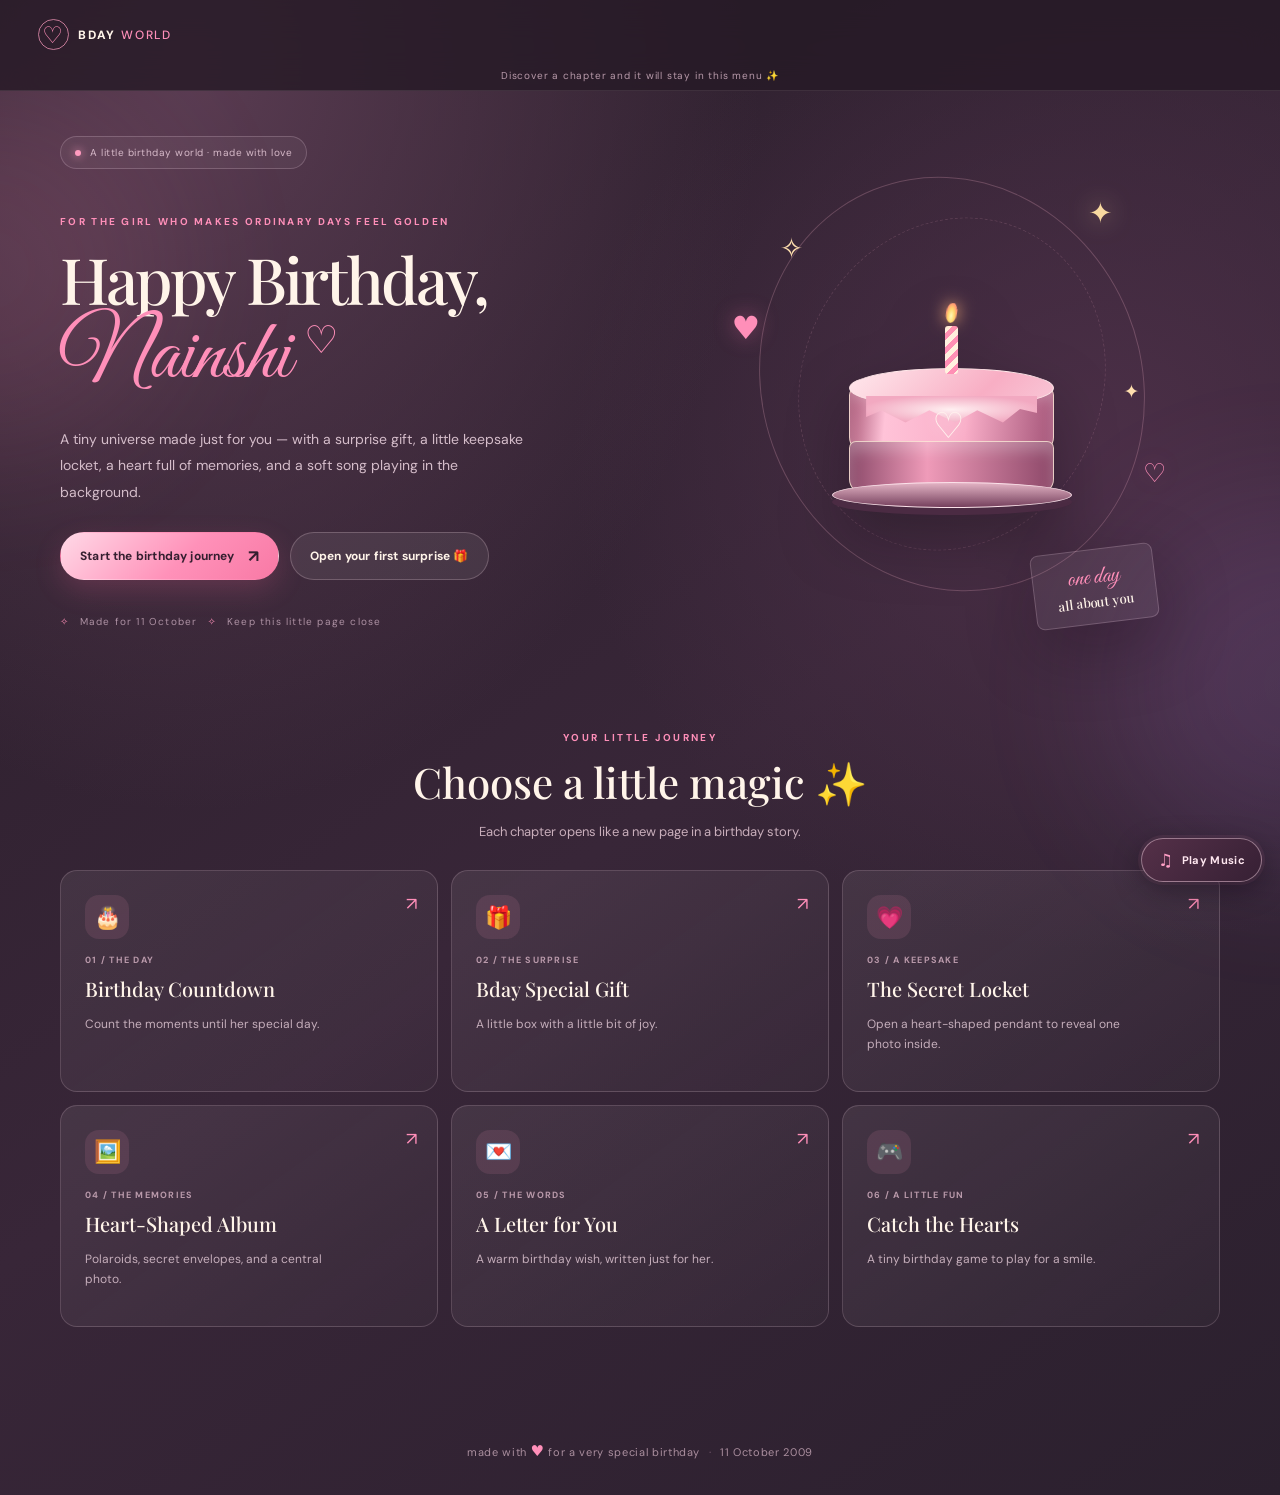
<file: index.html>
<!doctype html>
<html lang="en">
<head>
  <meta charset="utf-8">
  <meta name="viewport" content="width=device-width, initial-scale=1">
  <meta name="theme-color" content="#372633">
  <meta name="description" content="A little handmade birthday world full of memories, wishes and love.">
  <title>A Little Birthday World ♡</title>
  <link rel="stylesheet" href="style.css">
</head>
<body data-page="home" >
  <div class="ambient-glow glow-one" aria-hidden="true"></div><div class="ambient-glow glow-two" aria-hidden="true"></div>
  <div class="floating-hearts" id="floatingHearts" aria-hidden="true"></div>
  <div class="confetti-layer" id="confettiLayer" aria-hidden="true"></div>
  <header class="topbar">
  <nav class="nav-shell" aria-label="Birthday website navigation">
    <a class="brand" href="index.html" aria-label="Birthday home"><span class="brand-mark">♡</span><span>BDAY <i>WORLD</i></span></a>
    <div class="nav-links" id="navLinks">
      <a href="index.html" class="nav-link home-link">⌂ Home</a>
      <a href="countdown.html" class="nav-link" data-nav="countdown">🎂 Countdown</a>
      <a href="gift.html" class="nav-link" data-nav="gift">🎁 Gift</a>
      <a href="locket.html" class="nav-link" data-nav="locket">💗 Locket</a>
      <a href="letter.html" class="nav-link" data-nav="letter">💌 Letter</a>
      <a href="album.html" class="nav-link" data-nav="album">♡ Heart Album</a>
      <a href="game.html" class="nav-link" data-nav="game">🎮 Game</a>
    </div>
  </nav>
  <div class="nav-hint" id="navHint">Discover a chapter and it will stay in this menu ✨</div>
</header>
  <main class="page-wrap">
<section class="home-hero content-width">
  <div class="hero-badge"><span class="badge-dot"></span> A little birthday world · made with love</div>
  <div class="hero-copy">
    <p class="eyebrow">For the girl who makes ordinary days feel golden</p>
    <h1>Happy Birthday,<br><span class="script-title her-name">Her Name</span> <span class="outline-heart">♡</span></h1>
    <p class="hero-lede">A tiny universe made just for you — with a surprise gift, a little keepsake locket, a heart full of memories, and a soft song playing in the background.</p>
    <div class="hero-actions"><a class="button button-primary" id="startJourneyBtn" href="countdown.html?playMusic=1">Start the birthday journey <span>↗</span></a><a class="button button-glass" href="gift.html">Open your first surprise 🎁</a></div>
    <div class="hero-footnote"><span>✧</span> Made for 11 October <span>✧</span> Keep this little page close</div>
  </div>
  <div class="hero-art" aria-label="Decorative pink birthday cake and hearts">
    <div class="hero-orbit orbit-one"></div><div class="hero-orbit orbit-two"></div>
    <div class="hero-moon">✦</div>
    <div class="hero-cake"><div class="cake-candle"><i></i></div><div class="cake-top"></div><div class="cake-layer cake-layer-one"></div><div class="cake-layer cake-layer-two"></div><div class="cake-plate"></div><span class="cake-heart">♡</span></div>
    <span class="art-heart art-heart-a">♥</span><span class="art-heart art-heart-b">♡</span><span class="art-star art-star-a">✧</span><span class="art-star art-star-b">✦</span>
    <div class="hero-art-caption"><span>one day</span><b>all about you</b></div>
  </div>
</section>
<section class="home-chapters content-width">
  <div class="section-heading"><p class="eyebrow">YOUR LITTLE JOURNEY</p><h2>Choose a little magic ✨</h2><p>Each chapter opens like a new page in a birthday story.</p></div>
  <div class="chapter-grid">
    <a class="chapter-card" href="countdown.html"><span class="chapter-icon">🎂</span><span class="chapter-num">01 / THE DAY</span><h3>Birthday Countdown</h3><p>Count the moments until her special day.</p><span class="card-arrow">↗</span></a>
    <a class="chapter-card" href="gift.html"><span class="chapter-icon">🎁</span><span class="chapter-num">02 / THE SURPRISE</span><h3>Bday Special Gift</h3><p>A little box with a little bit of joy.</p><span class="card-arrow">↗</span></a>
    <a class="chapter-card" href="locket.html"><span class="chapter-icon">💗</span><span class="chapter-num">03 / A KEEPSAKE</span><h3>The Secret Locket</h3><p>Open a heart-shaped pendant to reveal one photo inside.</p><span class="card-arrow">↗</span></a>
    <a class="chapter-card" href="album.html"><span class="chapter-icon">🖼️</span><span class="chapter-num">04 / THE MEMORIES</span><h3>Heart-Shaped Album</h3><p>Polaroids, secret envelopes, and a central photo.</p><span class="card-arrow">↗</span></a>
    <a class="chapter-card" href="letter.html"><span class="chapter-icon">💌</span><span class="chapter-num">05 / THE WORDS</span><h3>A Letter for You</h3><p>A warm birthday wish, written just for her.</p><span class="card-arrow">↗</span></a>
    <a class="chapter-card" href="game.html"><span class="chapter-icon">🎮</span><span class="chapter-num">06 / A LITTLE FUN</span><h3>Catch the Hearts</h3><p>A tiny birthday game to play for a smile.</p><span class="card-arrow">↗</span></a>
  </div>
</section></main>
  <footer class="site-footer">made with <span>♥</span> for a very special birthday <i>·</i> 11 October 2009</footer>
  <script src="app.js"></script>
</body>
</html>
</file>
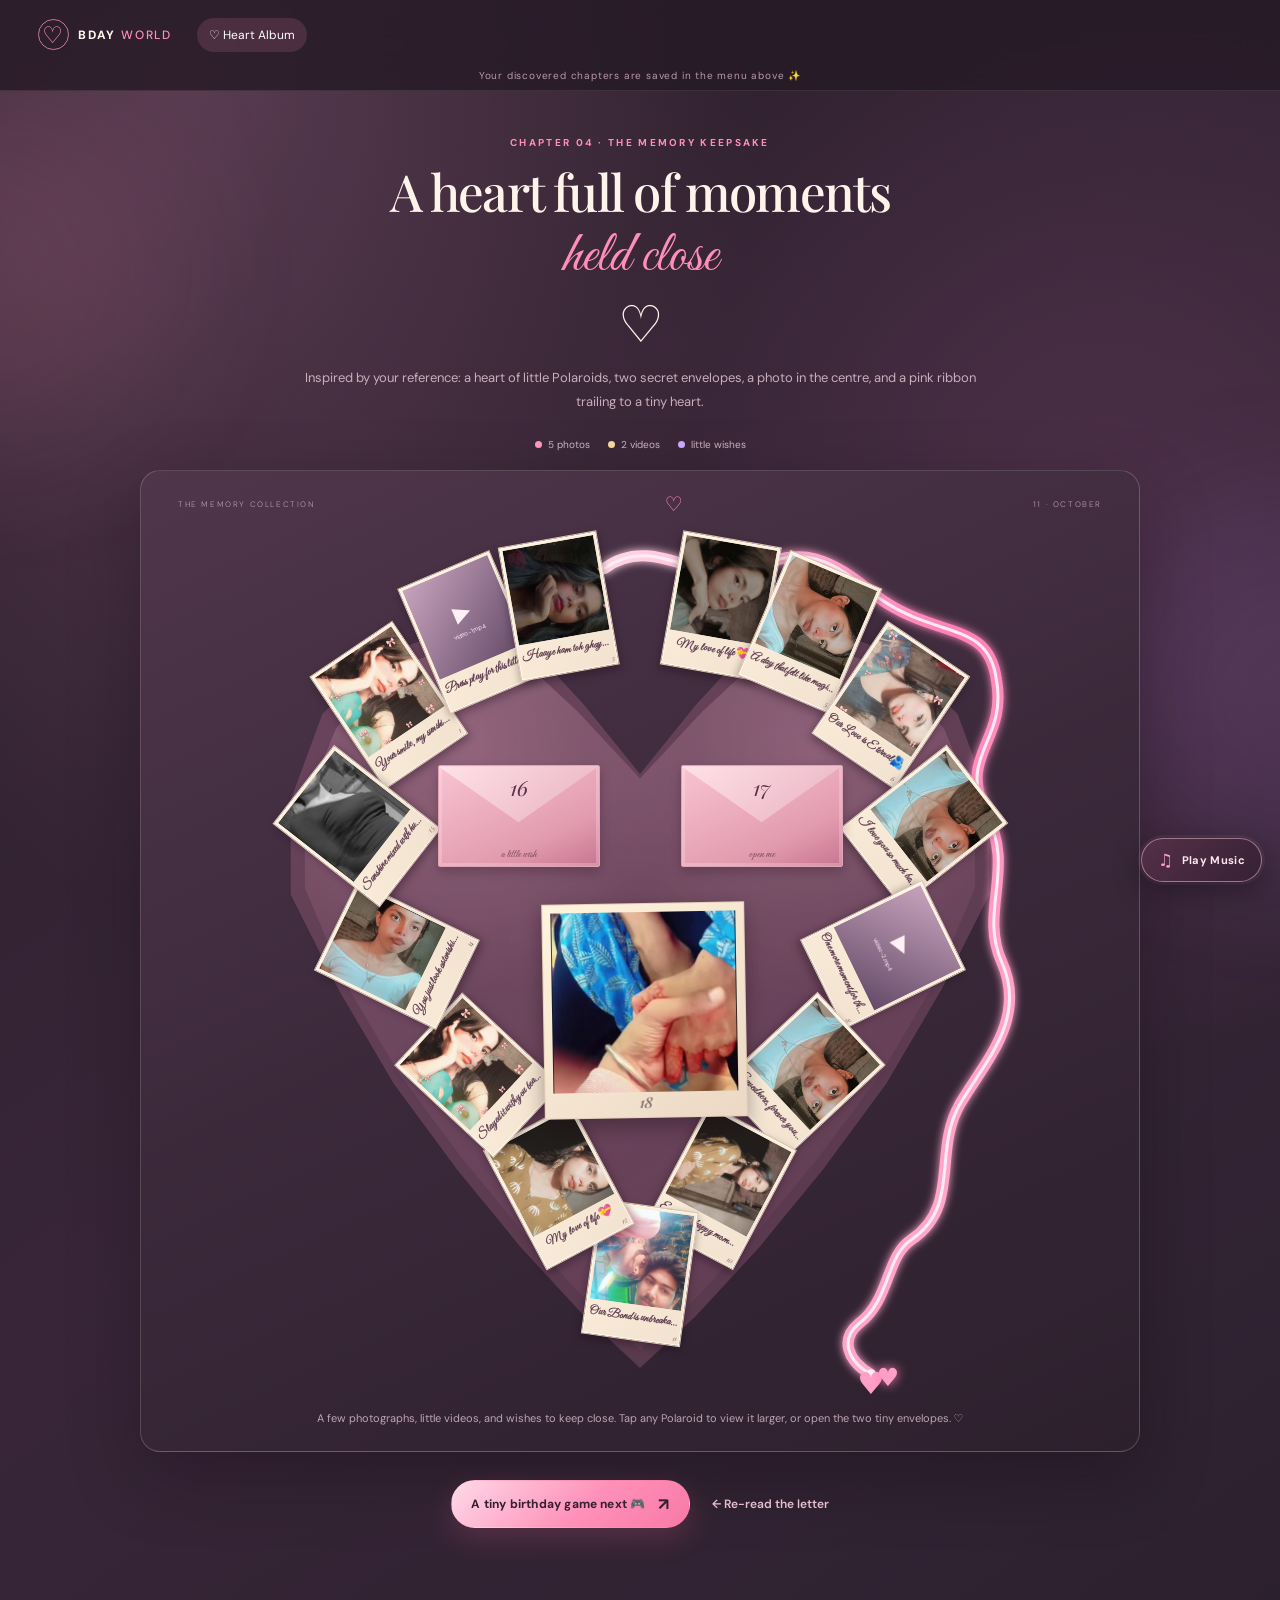
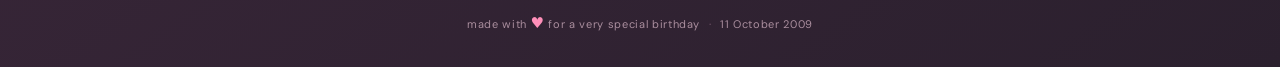
<file: album.html>
<!doctype html>
<html lang="en">
<head>
  <meta charset="utf-8">
  <meta name="viewport" content="width=device-width, initial-scale=1">
  <meta name="theme-color" content="#372633">
  <meta name="description" content="A little handmade birthday world full of memories, wishes and love.">
  <title>The Heart-Shaped Album ♡</title>
  <link rel="stylesheet" href="style.css">
</head>
<body data-page="album" >
  <div class="ambient-glow glow-one" aria-hidden="true"></div><div class="ambient-glow glow-two" aria-hidden="true"></div>
  <div class="floating-hearts" id="floatingHearts" aria-hidden="true"></div>
  <div class="confetti-layer" id="confettiLayer" aria-hidden="true"></div>
  <header class="topbar">
  <nav class="nav-shell" aria-label="Birthday website navigation">
    <a class="brand" href="index.html" aria-label="Birthday home"><span class="brand-mark">♡</span><span>BDAY <i>WORLD</i></span></a>
    <div class="nav-links" id="navLinks">
      <a href="index.html" class="nav-link home-link">⌂ Home</a>
      <a href="countdown.html" class="nav-link" data-nav="countdown">🎂 Countdown</a>
      <a href="gift.html" class="nav-link" data-nav="gift">🎁 Gift</a>
      <a href="locket.html" class="nav-link" data-nav="locket">💗 Locket</a>
      <a href="letter.html" class="nav-link" data-nav="letter">💌 Letter</a>
      <a href="album.html" class="nav-link" data-nav="album">♡ Heart Album</a>
      <a href="game.html" class="nav-link" data-nav="game">🎮 Game</a>
    </div>
  </nav>
  <div class="nav-hint" id="navHint">Discover a chapter and it will stay in this menu ✨</div>
</header>
  <main class="page-wrap">
<section class="content-width inner-page album-page">
  <div class="page-heading"><p class="eyebrow">CHAPTER 04 · THE MEMORY KEEPSAKE</p><h1>A heart full of moments <span class="script-title">held close</span> ♡</h1><p>Inspired by your reference: a heart of little Polaroids, two secret envelopes, a photo in the centre, and a pink ribbon trailing to a tiny heart.</p></div>
  <div class="album-legend"><span><i class="legend-dot photo-dot"></i> 5 photos</span><span><i class="legend-dot video-dot"></i> 2 videos</span><span><i class="legend-dot note-dot"></i> little wishes</span></div>
  <section class="heart-album-panel">
    <div class="album-top-label"><span>THE MEMORY COLLECTION</span><b>♡</b><span>11 · OCTOBER</span></div>
    <div class="heart-canvas" id="heartCanvas" aria-label="Heart shaped photo album with fifteen polaroid-style frames">
      <svg class="silk-ribbon" viewBox="0 0 800 850" preserveAspectRatio="none" aria-hidden="true"><defs><linearGradient id="silkPink" x1="0" y1="0" x2="1" y2="1"><stop offset="0" stop-color="#ffd7e6"/><stop offset=".48" stop-color="#ff7fb6"/><stop offset="1" stop-color="#ffbfd7"/></linearGradient><filter id="ribbonGlow"><feGaussianBlur stdDeviation="4" result="blur"/><feMerge><feMergeNode in="blur"/><feMergeNode in="SourceGraphic"/></feMerge></filter></defs><path d="M365 35 C415 -2 465 57 510 36 C560 11 588 25 633 62 C692 106 744 85 752 145 C763 206 713 219 742 277 C771 332 735 373 757 423 C783 480 740 523 716 564 C689 611 717 665 668 698 C643 714 647 758 616 781 C598 796 604 817 628 831" fill="none" stroke="url(#silkPink)" stroke-width="11" stroke-linecap="round" filter="url(#ribbonGlow)"/><path d="M365 35 C415 -2 465 57 510 36 C560 11 588 25 633 62 C692 106 744 85 752 145 C763 206 713 219 742 277 C771 332 735 373 757 423 C783 480 740 523 716 564 C689 611 717 665 668 698 C643 714 647 758 616 781 C598 796 604 817 628 831" fill="none" stroke="#fff0f6" stroke-width="3" stroke-linecap="round" opacity=".95"/><circle cx="628" cy="831" r="5" fill="#fff2f7"/><text x="628" y="850" text-anchor="middle" font-size="30" fill="#ff9fc6">♥</text></svg>
      <div class="polaroid-ring" id="polaroidRing"></div>
      <div class="secret-envelope envelope-sixteen" data-envelope="16" role="button" tabindex="0" aria-label="Open secret envelope number 16"><span class="envelope-num">16</span><span class="envelope-flap"></span><span class="envelope-label">a little wish</span><span class="envelope-paper">May the year ahead surprise you in the sweetest ways. ♡</span></div>
      <div class="secret-envelope envelope-seventeen" data-envelope="17" role="button" tabindex="0" aria-label="Open secret envelope number 17"><span class="envelope-num">17</span><span class="envelope-flap"></span><span class="envelope-label">open me</span><span class="envelope-paper">Never forget how much light you bring into the world. ✧</span></div>
      <button class="album-hero-photo" id="heroPhotoButton" type="button" aria-label="View the central album photo"><span class="hero-photo-window"><img src="assets/heart/heart-181.png" alt="Central photo in the heart-shaped album" class="media-image" data-placeholder="heroPhotoPlaceholder"><span class="image-placeholder compact-placeholder" id="heroPhotoPlaceholder"><b>♡</b><small>add hero-photo.jpg</small></span></span><span class="hero-photo-number">18</span></button>
      <div class="ribbon-heart" aria-hidden="true">♥</div>
    </div>
    <p class="album-caption">A few photographs, little videos, and wishes to keep close. Tap any Polaroid to view it larger, or open the two tiny envelopes. ♡</p>
  </section>
  <div class="page-actions"><a class="button button-primary" href="game.html">A tiny birthday game next 🎮 <span>↗</span></a><a class="text-link" href="letter.html">← Re-read the letter</a></div>
</section>
<div class="media-modal" id="mediaModal" aria-hidden="true"><div class="media-modal-backdrop" data-close-modal></div><div class="media-modal-card" role="dialog" aria-modal="true" aria-labelledby="modalCaption"><button class="modal-close" type="button" data-close-modal aria-label="Close">×</button><div id="modalContent" class="modal-content"></div><p id="modalCaption" class="modal-caption"></p></div></div></main>
  <footer class="site-footer">made with <span>♥</span> for a very special birthday <i>·</i> 11 October 2009</footer>
  <script src="app.js"></script>
</body>
</html>
</file>
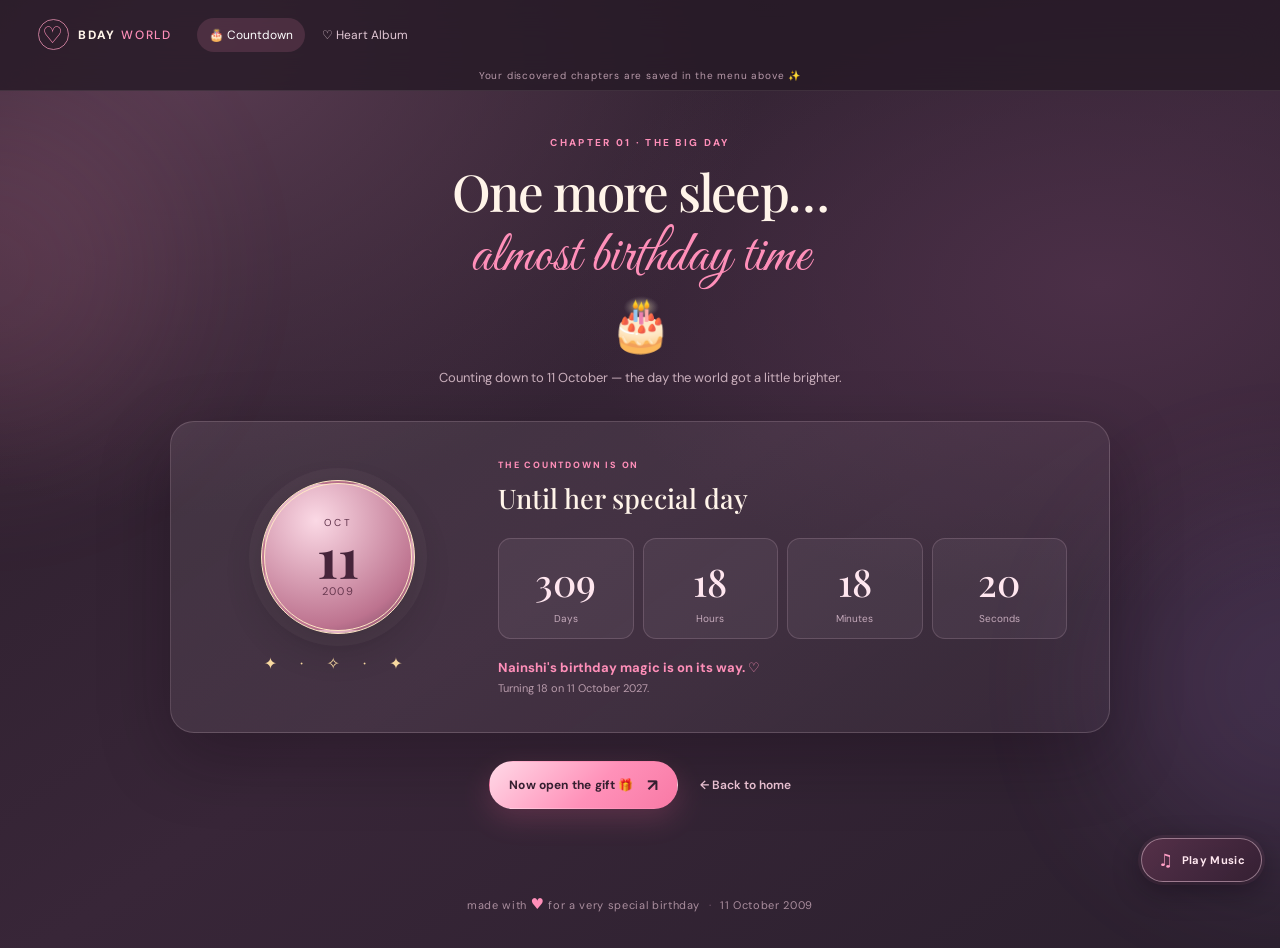
<file: countdown.html>
<!doctype html>
<html lang="en">
<head>
  <meta charset="utf-8">
  <meta name="viewport" content="width=device-width, initial-scale=1">
  <meta name="theme-color" content="#372633">
  <meta name="description" content="A little handmade birthday world full of memories, wishes and love.">
  <title>Birthday Countdown ♡</title>
  <link rel="stylesheet" href="style.css">
</head>
<body data-page="countdown" >
  <div class="ambient-glow glow-one" aria-hidden="true"></div><div class="ambient-glow glow-two" aria-hidden="true"></div>
  <div class="floating-hearts" id="floatingHearts" aria-hidden="true"></div>
  <div class="confetti-layer" id="confettiLayer" aria-hidden="true"></div>
  <header class="topbar">
  <nav class="nav-shell" aria-label="Birthday website navigation">
    <a class="brand" href="index.html" aria-label="Birthday home"><span class="brand-mark">♡</span><span>BDAY <i>WORLD</i></span></a>
    <div class="nav-links" id="navLinks">
      <a href="index.html" class="nav-link home-link">⌂ Home</a>
      <a href="countdown.html" class="nav-link" data-nav="countdown">🎂 Countdown</a>
      <a href="gift.html" class="nav-link" data-nav="gift">🎁 Gift</a>
      <a href="locket.html" class="nav-link" data-nav="locket">💗 Locket</a>
      <a href="letter.html" class="nav-link" data-nav="letter">💌 Letter</a>
      <a href="album.html" class="nav-link" data-nav="album">♡ Heart Album</a>
      <a href="game.html" class="nav-link" data-nav="game">🎮 Game</a>
    </div>
  </nav>
  <div class="nav-hint" id="navHint">Discover a chapter and it will stay in this menu ✨</div>
</header>
  <main class="page-wrap">
<section class="content-width inner-page">
  <div class="page-heading"><p class="eyebrow">CHAPTER 01 · THE BIG DAY</p><h1>One more sleep… <span class="script-title">almost birthday time</span> 🎂</h1><p>Counting down to 11 October — the day the world got a little brighter.</p></div>
  <section class="glass-panel countdown-panel">
    <div class="countdown-decoration"><div class="date-orb"><span>OCT</span><b>11</b><small>2009</small></div><div class="sparkle-line">✦ · ✧ · ✦</div></div>
    <div class="countdown-main"><span class="mini-label">THE COUNTDOWN IS ON</span><h2>Until her special day</h2><div class="timer-grid"><div class="timer-unit"><b id="days">00</b><span>Days</span></div><div class="timer-unit"><b id="hours">00</b><span>Hours</span></div><div class="timer-unit"><b id="minutes">00</b><span>Minutes</span></div><div class="timer-unit"><b id="seconds">00</b><span>Seconds</span></div></div><p id="birthdayMessage" class="countdown-message">A little birthday magic is on its way.</p><p class="age-note" id="ageLine">A new chapter begins on 11 October.</p></div>
  </section>
  <div class="page-actions"><a class="button button-primary" href="gift.html">Now open the gift 🎁 <span>↗</span></a><a class="text-link" href="index.html">← Back to home</a></div>
</section></main>
  <footer class="site-footer">made with <span>♥</span> for a very special birthday <i>·</i> 11 October 2009</footer>
  <script src="app.js"></script>
</body>
</html>
</file>
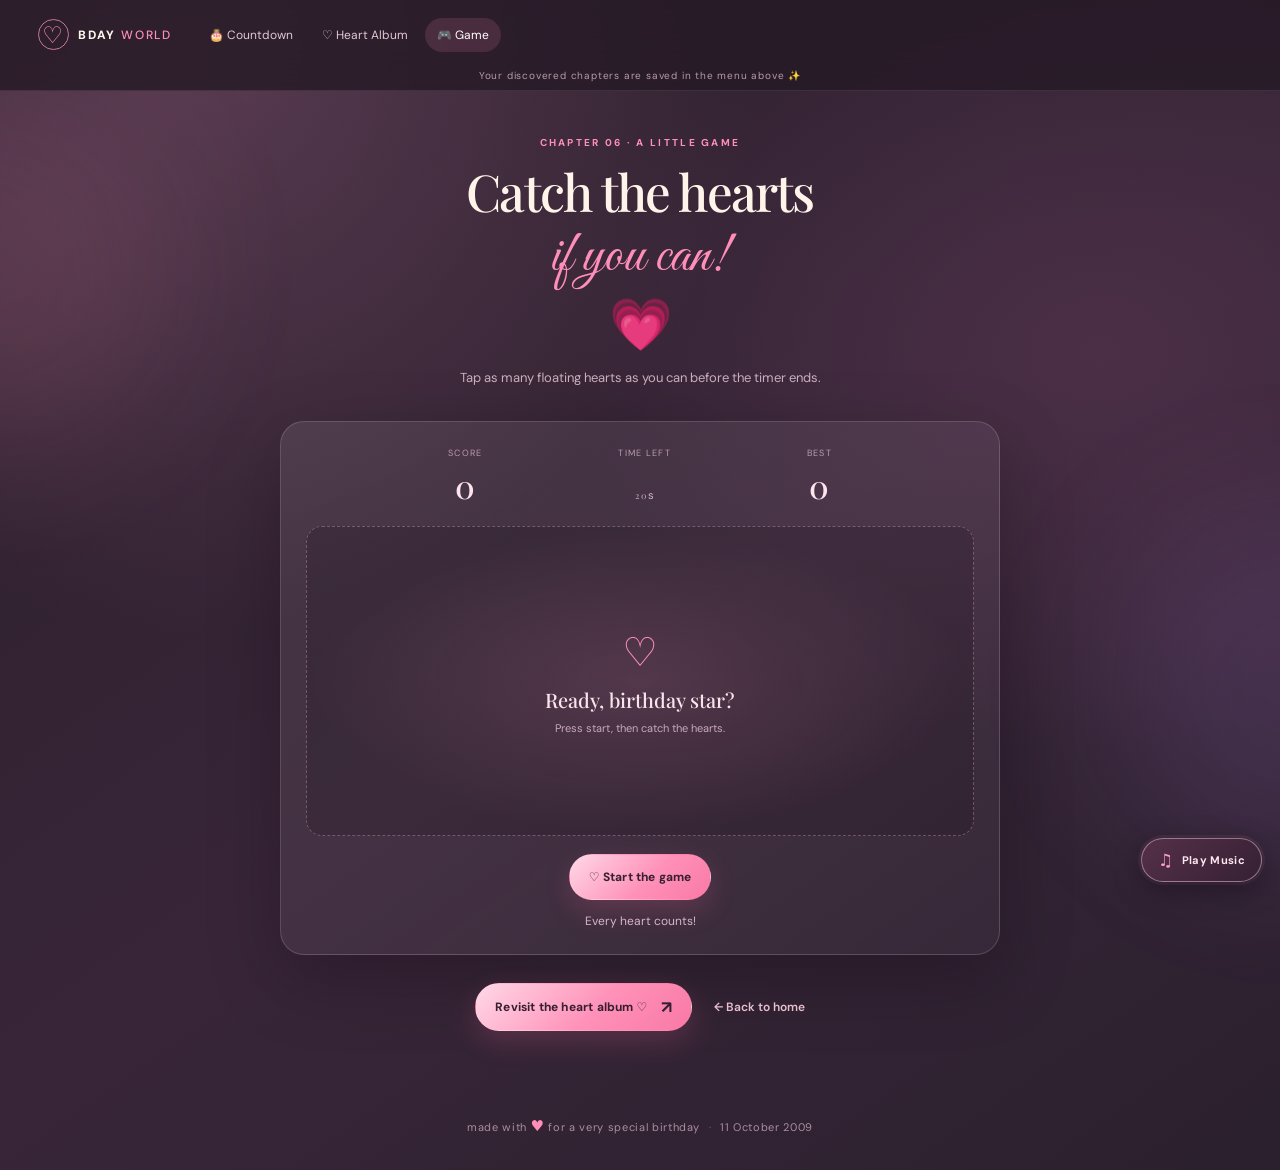
<file: game.html>
<!doctype html>
<html lang="en">
<head>
  <meta charset="utf-8">
  <meta name="viewport" content="width=device-width, initial-scale=1">
  <meta name="theme-color" content="#372633">
  <meta name="description" content="A little handmade birthday world full of memories, wishes and love.">
  <title>Catch the Floating Hearts ♡</title>
  <link rel="stylesheet" href="style.css">
</head>
<body data-page="game" >
  <div class="ambient-glow glow-one" aria-hidden="true"></div><div class="ambient-glow glow-two" aria-hidden="true"></div>
  <div class="floating-hearts" id="floatingHearts" aria-hidden="true"></div>
  <div class="confetti-layer" id="confettiLayer" aria-hidden="true"></div>
  <header class="topbar">
  <nav class="nav-shell" aria-label="Birthday website navigation">
    <a class="brand" href="index.html" aria-label="Birthday home"><span class="brand-mark">♡</span><span>BDAY <i>WORLD</i></span></a>
    <div class="nav-links" id="navLinks">
      <a href="index.html" class="nav-link home-link">⌂ Home</a>
      <a href="countdown.html" class="nav-link" data-nav="countdown">🎂 Countdown</a>
      <a href="gift.html" class="nav-link" data-nav="gift">🎁 Gift</a>
      <a href="locket.html" class="nav-link" data-nav="locket">💗 Locket</a>
      <a href="letter.html" class="nav-link" data-nav="letter">💌 Letter</a>
      <a href="album.html" class="nav-link" data-nav="album">♡ Heart Album</a>
      <a href="game.html" class="nav-link" data-nav="game">🎮 Game</a>
    </div>
  </nav>
  <div class="nav-hint" id="navHint">Discover a chapter and it will stay in this menu ✨</div>
</header>
  <main class="page-wrap">
<section class="content-width inner-page">
  <div class="page-heading"><p class="eyebrow">CHAPTER 06 · A LITTLE GAME</p><h1>Catch the hearts <span class="script-title">if you can!</span> 💗</h1><p>Tap as many floating hearts as you can before the timer ends.</p></div>
  <section class="glass-panel game-panel"><div class="game-stats"><div><span>SCORE</span><b id="score">0</b></div><div><span>TIME LEFT</span><b><span id="gameTime">20</span><small>s</small></b></div><div><span>BEST</span><b id="bestScore">0</b></div></div><div class="game-board" id="gameBoard"><div class="game-board-intro"><span>♡</span><b>Ready, birthday star?</b><small>Press start, then catch the hearts.</small></div></div><button class="button button-primary" id="startGame" type="button">♡ Start the game</button><p class="game-result" id="gameResult" aria-live="polite">Every heart counts!</p></section>
  <div class="page-actions"><a class="button button-primary" href="album.html">Revisit the heart album ♡ <span>↗</span></a><a class="text-link" href="index.html">← Back to home</a></div>
</section></main>
  <footer class="site-footer">made with <span>♥</span> for a very special birthday <i>·</i> 11 October 2009</footer>
  <script src="app.js"></script>
</body>
</html>
</file>
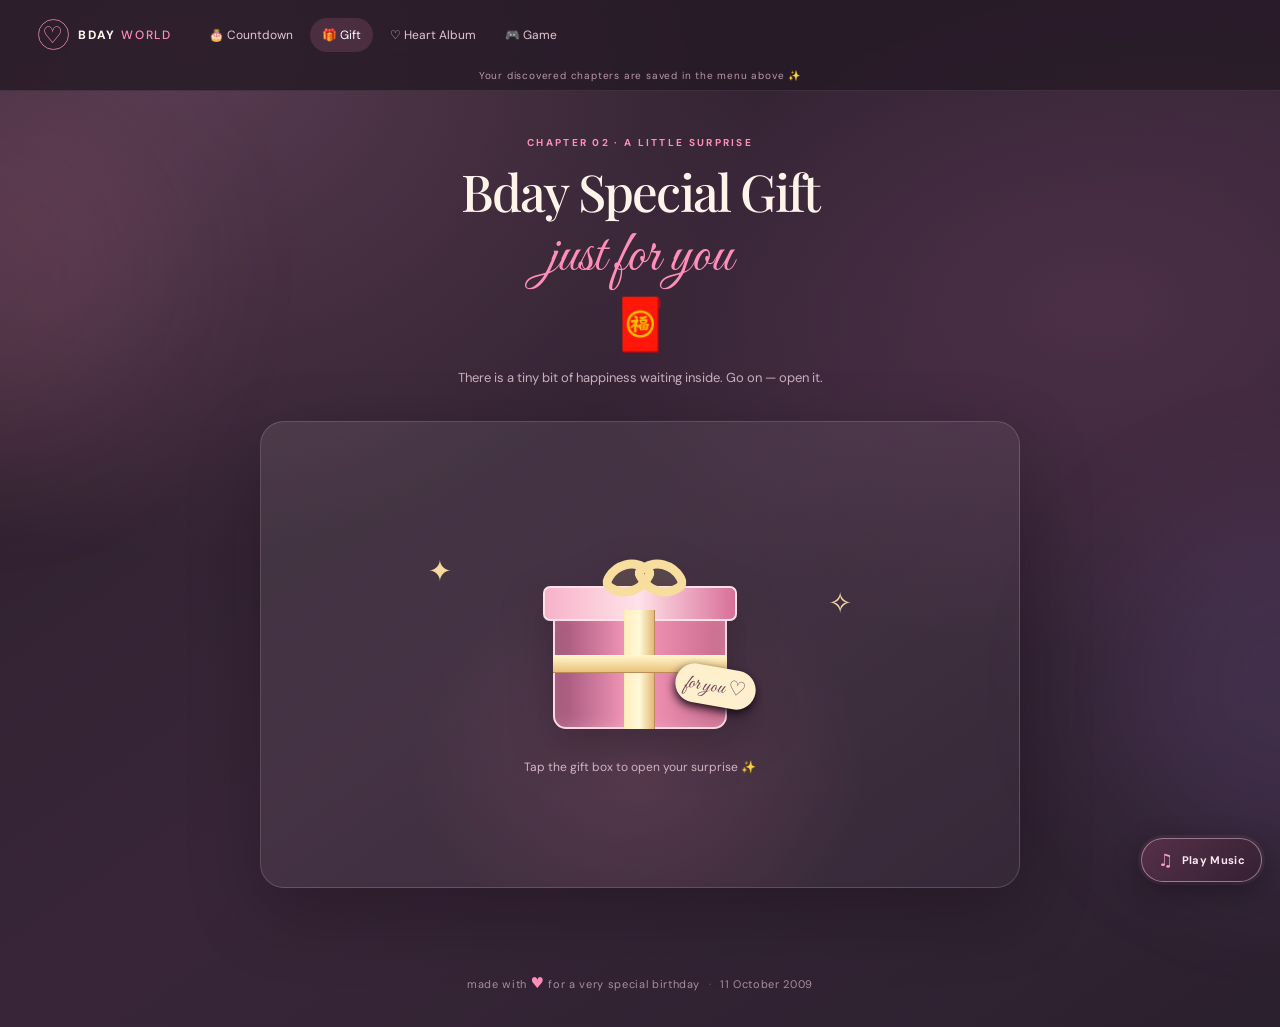
<file: gift.html>
<!doctype html>
<html lang="en">
<head>
  <meta charset="utf-8">
  <meta name="viewport" content="width=device-width, initial-scale=1">
  <meta name="theme-color" content="#372633">
  <meta name="description" content="A little handmade birthday world full of memories, wishes and love.">
  <title>Bday Special Gift ♡</title>
  <link rel="stylesheet" href="style.css">
</head>
<body data-page="gift" >
  <div class="ambient-glow glow-one" aria-hidden="true"></div><div class="ambient-glow glow-two" aria-hidden="true"></div>
  <div class="floating-hearts" id="floatingHearts" aria-hidden="true"></div>
  <div class="confetti-layer" id="confettiLayer" aria-hidden="true"></div>
  <header class="topbar">
  <nav class="nav-shell" aria-label="Birthday website navigation">
    <a class="brand" href="index.html" aria-label="Birthday home"><span class="brand-mark">♡</span><span>BDAY <i>WORLD</i></span></a>
    <div class="nav-links" id="navLinks">
      <a href="index.html" class="nav-link home-link">⌂ Home</a>
      <a href="countdown.html" class="nav-link" data-nav="countdown">🎂 Countdown</a>
      <a href="gift.html" class="nav-link" data-nav="gift">🎁 Gift</a>
      <a href="locket.html" class="nav-link" data-nav="locket">💗 Locket</a>
      <a href="letter.html" class="nav-link" data-nav="letter">💌 Letter</a>
      <a href="album.html" class="nav-link" data-nav="album">♡ Heart Album</a>
      <a href="game.html" class="nav-link" data-nav="game">🎮 Game</a>
    </div>
  </nav>
  <div class="nav-hint" id="navHint">Discover a chapter and it will stay in this menu ✨</div>
</header>
  <main class="page-wrap">
<section class="content-width inner-page">
  <div class="page-heading"><p class="eyebrow">CHAPTER 02 · A LITTLE SURPRISE</p><h1>Bday Special Gift <span class="script-title">just for you</span> 🧧</h1><p>There is a tiny bit of happiness waiting inside. Go on — open it.</p></div>
  <section class="glass-panel gift-panel"><div class="gift-stage" id="giftStage">
    <div class="gift-spark gift-spark-one">✦</div><div class="gift-spark gift-spark-two">✧</div>
    <button class="gift-box" id="giftBox" aria-label="Open birthday present" type="button"><span class="gift-bow bow-left"></span><span class="gift-bow bow-right"></span><span class="gift-lid"></span><span class="gift-base"></span><span class="gift-ribbon-v"></span><span class="gift-ribbon-h"></span><span class="gift-tag">for you ♡</span></button>
    <p class="gift-prompt" id="giftPrompt">Tap the gift box to open your surprise ✨</p>
    <div class="gift-reveal" id="giftReveal" aria-live="polite"><div class="reveal-emoji">🧸💐🎂</div><h2>A little bundle of birthday wishes!</h2><p>May your day be full of sweet surprises, silly laughter, warm hugs, and every little thing that makes you smile.</p><a class="button button-primary" href="locket.html">A keepsake is waiting 💗 <span>↗</span></a></div>
  </div></section>
</section></main>
  <footer class="site-footer">made with <span>♥</span> for a very special birthday <i>·</i> 11 October 2009</footer>
  <script src="app.js"></script>
</body>
</html>
</file>
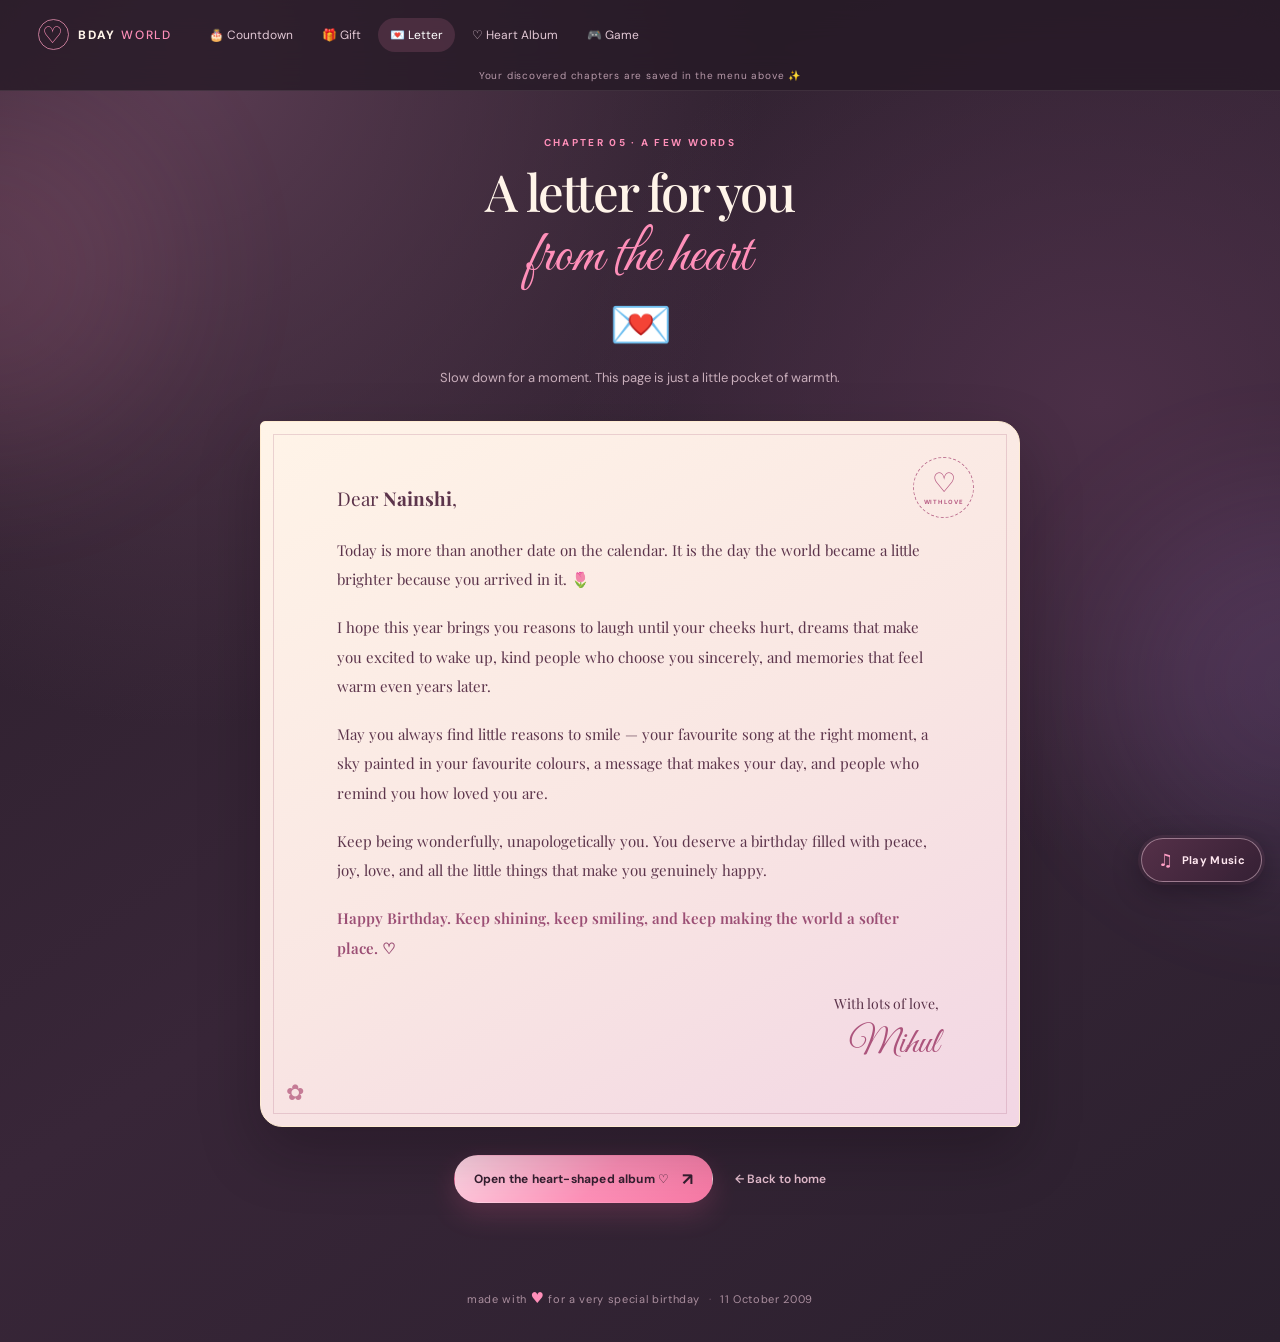
<file: letter.html>
<!doctype html>
<html lang="en">
<head>
  <meta charset="utf-8">
  <meta name="viewport" content="width=device-width, initial-scale=1">
  <meta name="theme-color" content="#372633">
  <meta name="description" content="A little handmade birthday world full of memories, wishes and love.">
  <title>A Birthday Letter ♡</title>
  <link rel="stylesheet" href="style.css">
</head>
<body data-page="letter" >
  <div class="ambient-glow glow-one" aria-hidden="true"></div><div class="ambient-glow glow-two" aria-hidden="true"></div>
  <div class="floating-hearts" id="floatingHearts" aria-hidden="true"></div>
  <div class="confetti-layer" id="confettiLayer" aria-hidden="true"></div>
  <header class="topbar">
  <nav class="nav-shell" aria-label="Birthday website navigation">
    <a class="brand" href="index.html" aria-label="Birthday home"><span class="brand-mark">♡</span><span>BDAY <i>WORLD</i></span></a>
    <div class="nav-links" id="navLinks">
      <a href="index.html" class="nav-link home-link">⌂ Home</a>
      <a href="countdown.html" class="nav-link" data-nav="countdown">🎂 Countdown</a>
      <a href="gift.html" class="nav-link" data-nav="gift">🎁 Gift</a>
      <a href="locket.html" class="nav-link" data-nav="locket">💗 Locket</a>
      <a href="letter.html" class="nav-link" data-nav="letter">💌 Letter</a>
      <a href="album.html" class="nav-link" data-nav="album">♡ Heart Album</a>
      <a href="game.html" class="nav-link" data-nav="game">🎮 Game</a>
    </div>
  </nav>
  <div class="nav-hint" id="navHint">Discover a chapter and it will stay in this menu ✨</div>
</header>
  <main class="page-wrap">
<section class="content-width inner-page">
  <div class="page-heading"><p class="eyebrow">CHAPTER 05 · A FEW WORDS</p><h1>A letter for you <span class="script-title">from the heart</span> 💌</h1><p>Slow down for a moment. This page is just a little pocket of warmth.</p></div>
  <article class="letter-paper"><div class="letter-stamp">♡<small>WITH LOVE</small></div><p class="letter-to">Dear <b class="her-name">Her Name</b>,</p><p>Today is more than another date on the calendar. It is the day the world became a little brighter because you arrived in it. 🌷</p><p>I hope this year brings you reasons to laugh until your cheeks hurt, dreams that make you excited to wake up, kind people who choose you sincerely, and memories that feel warm even years later.</p><p>May you always find little reasons to smile — your favourite song at the right moment, a sky painted in your favourite colours, a message that makes your day, and people who remind you how loved you are.</p><p>Keep being wonderfully, unapologetically you. You deserve a birthday filled with peace, joy, love, and all the little things that make you genuinely happy.</p><p class="letter-final">Happy Birthday. Keep shining, keep smiling, and keep making the world a softer place. ♡</p><div class="letter-signature">With lots of love,<br><span class="script-title your-name">Your Name</span></div><div class="letter-bottom-flower">✿</div></article>
  <div class="page-actions"><a class="button button-primary" href="album.html">Open the heart-shaped album ♡ <span>↗</span></a><a class="text-link" href="index.html">← Back to home</a></div>
</section></main>
  <footer class="site-footer">made with <span>♥</span> for a very special birthday <i>·</i> 11 October 2009</footer>
  <script src="app.js"></script>
</body>
</html>
</file>
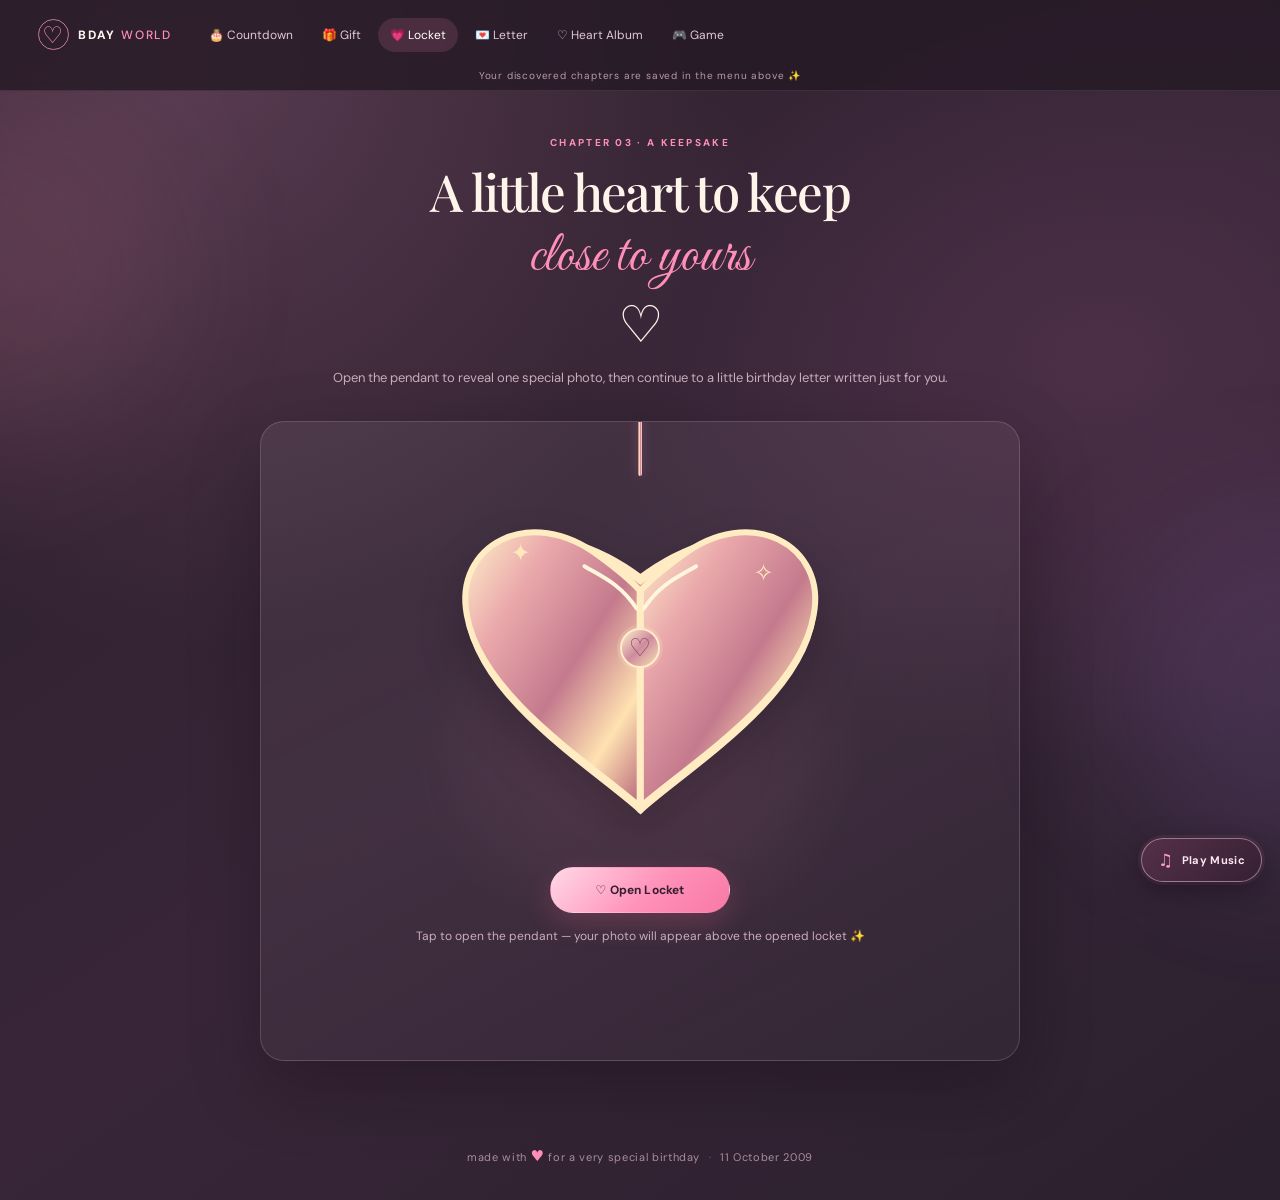
<file: locket.html>
<!doctype html>
<html lang="en">
<head>
  <meta charset="utf-8">
  <meta name="viewport" content="width=device-width, initial-scale=1">
  <meta name="theme-color" content="#372633">
  <meta name="description" content="A little handmade birthday world full of memories, wishes and love.">
  <title>The Secret Locket ♡</title>
  <link rel="stylesheet" href="style.css">
</head>
<body data-page="locket" >
  <div class="ambient-glow glow-one" aria-hidden="true"></div><div class="ambient-glow glow-two" aria-hidden="true"></div>
  <div class="floating-hearts" id="floatingHearts" aria-hidden="true"></div>
  <div class="confetti-layer" id="confettiLayer" aria-hidden="true"></div>
  <header class="topbar">
  <nav class="nav-shell" aria-label="Birthday website navigation">
    <a class="brand" href="index.html" aria-label="Birthday home"><span class="brand-mark">♡</span><span>BDAY <i>WORLD</i></span></a>
    <div class="nav-links" id="navLinks">
      <a href="index.html" class="nav-link home-link">⌂ Home</a>
      <a href="countdown.html" class="nav-link" data-nav="countdown">🎂 Countdown</a>
      <a href="gift.html" class="nav-link" data-nav="gift">🎁 Gift</a>
      <a href="locket.html" class="nav-link" data-nav="locket">💗 Locket</a>
      <a href="letter.html" class="nav-link" data-nav="letter">💌 Letter</a>
      <a href="album.html" class="nav-link" data-nav="album">♡ Heart Album</a>
      <a href="game.html" class="nav-link" data-nav="game">🎮 Game</a>
    </div>
  </nav>
  <div class="nav-hint" id="navHint">Discover a chapter and it will stay in this menu ✨</div>
</header>
  <main class="page-wrap">
<section class="content-width inner-page locket-page">
  <div class="page-heading"><p class="eyebrow">CHAPTER 03 · A KEEPSAKE</p><h1>A little heart to keep <span class="script-title">close to yours</span> ♡</h1><p>Open the pendant to reveal one special photo, then continue to a little birthday letter written just for you.</p></div>
  <section class="glass-panel locket-panel">
    <div class="chain-line" aria-hidden="true"></div>
    <div class="locket-scene" id="locketScene" aria-label="A closed, rose-gold heart locket">
      <div class="locket-back">
        <svg class="full-heart-metal" viewBox="0 0 400 350" aria-hidden="true"><defs><linearGradient id="metalBase" x1="0" y1="0" x2="1" y2="1"><stop offset="0" stop-color="#fff0c9"/><stop offset=".23" stop-color="#e9a5a8"/><stop offset=".52" stop-color="#bd697f"/><stop offset=".76" stop-color="#f6c99b"/><stop offset="1" stop-color="#9d536b"/></linearGradient></defs><path d="M200 322 C153 280 42 212 30 132 C18 58 104 22 200 94 C296 22 382 58 370 132 C358 212 247 280 200 322Z" fill="url(#metalBase)" stroke="#ffeac4" stroke-width="9"/><path d="M200 299 C160 263 68 207 58 138 C50 93 111 58 200 118 C289 58 350 93 342 138 C332 207 240 263 200 299Z" fill="none" stroke="#fff0cc" stroke-width="4" opacity=".8"/></svg>
  
      </div>
      <div class="locket-inner-photo" aria-label="Photo revealed inside the opened locket">
        <img class="media-image" src="assets/locket/locket.jpeg" alt="The special photo inside the heart locket" data-placeholder="insidePhotoPlaceholder">
        <div class="image-placeholder" id="insidePhotoPlaceholder"><span>♡</span><b>Your special photo goes here</b><small>assets/locket/inside-photo.jpg</small></div>
        <span class="photo-caption">a little moment, forever ♡</span>
      </div>
      <div class="locket-wing wing-left" aria-hidden="true"><svg viewBox="0 0 200 350"><defs><linearGradient id="leftGold" x1="0" y1="0" x2="1" y2="1"><stop offset="0" stop-color="#fff2c9"/><stop offset=".26" stop-color="#eaa8ab"/><stop offset=".55" stop-color="#c47a8d"/><stop offset=".79" stop-color="#ffe2b1"/><stop offset="1" stop-color="#b7657b"/></linearGradient></defs><path d="M200 105 C190 94 175 82 160 71 C91 18 14 60 28 130 C42 210 152 278 200 320 Z" fill="url(#leftGold)" stroke="#ffecc2" stroke-width="6"/><path d="M197 123 C181 99 164 92 145 81" fill="none" stroke="#fff6dd" stroke-width="4" stroke-linecap="round"/></svg></div>
      <div class="locket-wing wing-right" aria-hidden="true"><svg viewBox="0 0 200 350"><defs><linearGradient id="rightGold" x1="0" y1="0" x2="1" y2="1"><stop offset="0" stop-color="#fff2c9"/><stop offset=".26" stop-color="#eaa8ab"/><stop offset=".55" stop-color="#c47a8d"/><stop offset=".79" stop-color="#ffe2b1"/><stop offset="1" stop-color="#b7657b"/></linearGradient></defs><path d="M0 105 C10 94 25 82 40 71 C109 18 186 60 172 130 C158 210 48 278 0 320 Z" fill="url(#rightGold)" stroke="#ffecc2" stroke-width="6"/><path d="M3 123 C19 99 36 92 55 81" fill="none" stroke="#fff6dd" stroke-width="4" stroke-linecap="round"/></svg></div>
      <span class="locket-pin" aria-hidden="true">♡</span><span class="locket-glimmer glimmer-a" aria-hidden="true">✦</span><span class="locket-glimmer glimmer-b" aria-hidden="true">✧</span>
    </div>
    <button class="button button-primary locket-open-btn" id="openLocket" type="button">♡ Open Locket</button>
    <p class="locket-hint" id="locketHint" aria-live="polite">Tap to open the pendant — your photo will appear above the opened locket ✨</p>
    <div class="locket-note" id="locketNote"><span>♡</span><p>Your little memory, held close to the heart. When you are ready, your birthday letter is next. ♡</p><a class="button button-soft" href="letter.html">Read your birthday letter next 💌</a></div>
  </section>
</section></main>
  <footer class="site-footer">made with <span>♥</span> for a very special birthday <i>·</i> 11 October 2009</footer>
  <script src="app.js"></script>
</body>
</html>
</file>
<file: style.css>
@import url('https://fonts.googleapis.com/css2?family=DM+Sans:wght@400;500;600;700&family=Playfair+Display:wght@500;600;700&family=Great+Vibes&display=swap');
:root{--bg:#2d202d;--bg2:#3b2939;--panel:rgba(255,242,246,.075);--panel-border:rgba(255,226,238,.17);--cream:#fff4e9;--soft:#f6d8e4;--muted:#c9aebb;--pink:#ff8fb9;--pink2:#f36e9d;--hot:#f75991;--gold:#f8d9a0;--plum:#70465f;--shadow:0 24px 70px rgba(16,5,16,.28);--sans:'DM Sans',system-ui,-apple-system,sans-serif;--serif:'Playfair Display',Georgia,serif;--script:'Great Vibes',cursive}
*{box-sizing:border-box}html{scroll-behavior:smooth}body{margin:0;min-height:100vh;background:radial-gradient(ellipse at 15% 4%,#5a3c52 0,transparent 37%),radial-gradient(ellipse at 86% 30%,#4b2f47 0,transparent 34%),linear-gradient(145deg,#2a1e2a,#382638 53%,#2b202e);color:var(--cream);font-family:var(--sans);overflow-x:hidden}a{color:inherit;text-decoration:none}button{font:inherit}.ambient-glow{position:fixed;width:360px;height:360px;border-radius:50%;filter:blur(75px);opacity:.12;pointer-events:none;z-index:-1}.glow-one{top:10%;left:-190px;background:#ff8fb9}.glow-two{right:-190px;bottom:4%;background:#c58dff}.floating-hearts{position:fixed;inset:0;overflow:hidden;pointer-events:none;z-index:0}.floating-heart{position:absolute;bottom:-40px;color:#ff9fc5;opacity:0;animation:float-up linear forwards;text-shadow:0 0 15px rgba(255,122,174,.55)}@keyframes float-up{0%{transform:translateY(0) rotate(0) scale(.7);opacity:0}12%{opacity:.45}85%{opacity:.26}100%{transform:translateY(-115vh) rotate(35deg) scale(1.3);opacity:0}}.confetti-layer{position:fixed;inset:0;overflow:hidden;pointer-events:none;z-index:9999}.confetti-piece{position:absolute;top:-18px;width:9px;height:15px;border-radius:2px;animation:confetti-fall var(--fall-time,2.8s) cubic-bezier(.18,.64,.42,1) forwards;animation-delay:var(--delay,0s);opacity:.95}@keyframes confetti-fall{0%{transform:translate3d(0,-15px,0) rotate(0deg);opacity:1}70%{opacity:1}100%{transform:translate3d(var(--drift,50px),110vh,0) rotate(var(--spin,650deg));opacity:0}}
.topbar{position:sticky;top:0;z-index:50;background:rgba(39,26,38,.82);border-bottom:1px solid rgba(255,225,237,.1);backdrop-filter:blur(18px);-webkit-backdrop-filter:blur(18px)}.nav-shell{max-width:1260px;margin:auto;min-height:69px;padding:12px 28px;display:flex;align-items:center;gap:25px}.brand{display:flex;align-items:center;gap:9px;white-space:nowrap;font-size:12px;font-weight:800;letter-spacing:.15em}.brand i{font-style:normal;color:var(--pink);font-weight:500}.brand-mark{height:31px;width:31px;display:grid;place-items:center;border:1px solid rgba(255,158,194,.7);border-radius:50%;color:var(--pink);font-size:23px;font-weight:400}.nav-links{display:flex;align-items:center;gap:5px;flex:1;min-width:0;overflow-x:auto;scrollbar-width:none}.nav-links::-webkit-scrollbar{display:none}.nav-link{display:none;align-items:center;gap:6px;padding:9px 12px;border-radius:999px;font-size:12px;color:#e2c8d5;white-space:nowrap;transition:background .2s,color .2s}.nav-link.is-unlocked{display:inline-flex}.nav-link:hover,.nav-link.current{background:rgba(255,145,186,.14);color:#fff}.nav-hint{text-align:center;color:#b89aaa;font-size:10px;letter-spacing:.08em;padding:0 10px 8px}.page-wrap{position:relative;z-index:1;min-height:calc(100vh - 130px)}.content-width{width:min(1160px,calc(100% - 48px));margin-left:auto;margin-right:auto}.site-footer{text-align:center;padding:30px 18px 34px;color:#aa8e9e;font-size:11px;letter-spacing:.06em}.site-footer span{color:var(--pink);font-size:15px}.site-footer i{color:#7d5e73;font-style:normal;margin:0 5px}
.button{display:inline-flex;align-items:center;justify-content:center;gap:13px;min-height:46px;padding:12px 19px;border:1px solid transparent;border-radius:999px;font-weight:700;font-size:12px;letter-spacing:.015em;cursor:pointer;transition:transform .22s,box-shadow .22s,background .22s;white-space:normal;text-align:center}.button:hover{transform:translateY(-2px)}.button-primary{color:#351f30;background:linear-gradient(135deg,#ffd9e7,#ff91b9 56%,#f879a5);box-shadow:0 10px 28px rgba(244,98,148,.2)}.button-primary:hover{box-shadow:0 14px 32px rgba(244,98,148,.3)}.button-glass,.button-soft{background:rgba(255,243,248,.07);border-color:rgba(255,225,238,.22);color:var(--cream)}.button-glass:hover,.button-soft:hover{background:rgba(255,243,248,.13)}.button span{font-size:17px}.text-link{color:#e7bfd0;font-size:12px;font-weight:600}.text-link:hover{color:#fff}.eyebrow{color:var(--pink);font-size:10px;letter-spacing:.23em;text-transform:uppercase;font-weight:700}.script-title{font-family:var(--script);font-weight:400;color:var(--pink);font-size:1.13em;letter-spacing:0}.hero-hero{min-height:calc(100vh - 120px)}
.home-hero{display:grid;grid-template-columns:1.05fr .95fr;align-items:center;gap:30px;min-height:610px;padding-top:36px;padding-bottom:60px;position:relative}.hero-badge{position:absolute;top:45px;left:0;display:flex;align-items:center;gap:9px;border:1px solid rgba(255,224,237,.2);background:rgba(255,248,251,.045);padding:9px 14px;border-radius:99px;color:#d7bac9;font-size:10px;letter-spacing:.05em}.badge-dot{width:6px;height:6px;border-radius:50%;background:#ff9bbf;box-shadow:0 0 10px #ff9bbf}.hero-copy{padding-top:65px;max-width:590px}.hero-copy .eyebrow{margin-bottom:18px}.hero-copy h1{font-family:var(--serif);font-weight:500;font-size:clamp(42px,5vw,70px);line-height:1.04;letter-spacing:-.045em;margin:0 0 23px}.hero-copy h1 .script-title{font-size:1.35em;letter-spacing:0}.outline-heart{color:var(--pink);font-family:var(--sans);font-size:.6em;vertical-align:top;display:inline-block;margin-top:8px}.hero-lede{color:#d5bdca;line-height:1.9;font-size:14px;max-width:475px;margin:0 0 26px}.hero-actions{display:flex;gap:11px;flex-wrap:wrap}.hero-footnote{margin-top:35px;color:#ad91a3;font-size:10px;letter-spacing:.12em;display:flex;align-items:center;gap:10px}.hero-footnote span{color:var(--pink)}.hero-art{height:480px;position:relative;display:grid;place-items:center}.hero-orbit{position:absolute;border:1px solid rgba(255,184,208,.23);border-radius:50%;transform:rotate(-22deg)}.orbit-one{width:380px;height:420px}.orbit-two{width:300px;height:340px;transform:rotate(25deg);border-style:dashed;opacity:.65}.hero-moon{position:absolute;top:50px;right:20%;color:var(--gold);font-size:29px;text-shadow:0 0 25px rgba(248,217,160,.6)}.hero-cake{position:relative;width:245px;height:255px;filter:drop-shadow(0 25px 30px rgba(9,2,9,.27));transform:translateY(15px)}.cake-layer{position:absolute;left:20px;width:205px;border:1px solid rgba(255,239,220,.8);background:linear-gradient(95deg,#a85474,#ffc3d8 18%,#f9aec8 57%,#a45478);box-shadow:inset 0 9px 13px rgba(255,255,255,.24)}.cake-layer-one{top:116px;height:65px;border-radius:7px 7px 16px 16px}.cake-layer-two{top:169px;height:53px;border-radius:7px 7px 15px 15px;background:linear-gradient(90deg,#8c4a6a,#ef9bb9 38%,#8d4869)}.cake-top{position:absolute;top:96px;left:20px;width:205px;height:40px;background:linear-gradient(135deg,#ffe9ed,#f8aec4 65%,#f9c7d7);border-radius:50%;border:1px solid #ffe7e9;z-index:2}.cake-top:after{content:'';position:absolute;left:16px;right:16px;bottom:-16px;height:27px;background:radial-gradient(ellipse,#ffeff1 0,#f2a9c1 75%);clip-path:polygon(0 0,100% 0,100% 65%,90% 50%,80% 100%,65% 55%,52% 100%,37% 55%,23% 100%,9% 56%,0 80%)}.cake-plate{position:absolute;bottom:19px;left:3px;width:240px;height:26px;border-radius:50%;border:1px solid #fbe1e9;background:linear-gradient(#e3b3c4,#75405d);box-shadow:0 7px 0 #4b2b43}.cake-candle{position:absolute;left:116px;top:54px;width:13px;height:48px;z-index:4;background:repeating-linear-gradient(135deg,#fff1df 0 5px,#ff8fb5 5px 10px);border-radius:3px}.cake-candle i{position:absolute;top:-23px;left:1px;width:11px;height:20px;background:radial-gradient(ellipse at 50% 65%,#fff8bb 0,#ffd66d 40%,#ff8d74 75%,transparent 78%);border-radius:60% 10% 60% 60%;transform:rotate(8deg);filter:drop-shadow(0 0 8px #ffb47c)}.cake-heart{position:absolute;left:103px;top:130px;z-index:5;color:#fff0ed;font-size:36px;text-shadow:0 0 15px #fff}.art-heart{position:absolute;color:var(--pink);text-shadow:0 0 22px rgba(255,120,174,.4);font-size:32px;animation:soft-float 4s ease-in-out infinite}.art-heart-a{left:9%;top:34%}.art-heart-b{right:10%;bottom:28%;font-size:26px;animation-delay:-1.7s}.art-star{position:absolute;color:#ffdfae;font-size:28px}.art-star-a{left:18%;top:18%}.art-star-b{right:15%;top:49%;font-size:19px}@keyframes soft-float{50%{transform:translateY(-12px) rotate(7deg)}}.hero-art-caption{position:absolute;bottom:0;right:12%;display:flex;flex-direction:column;text-align:center;transform:rotate(-7deg);padding:13px 22px;border:1px solid rgba(255,225,237,.2);background:rgba(255,245,250,.06);border-radius:8px;box-shadow:var(--shadow)}.hero-art-caption span{font-family:var(--script);font-size:24px;color:var(--pink)}.hero-art-caption b{font-family:var(--serif);font-weight:500;font-size:13px}
.home-chapters{padding:20px 0 84px}.section-heading{text-align:center;margin-bottom:30px}.section-heading h2{font-family:var(--serif);font-size:clamp(28px,4vw,42px);font-weight:500;margin:8px 0}.section-heading p:not(.eyebrow){color:var(--muted);font-size:13px}.chapter-grid{display:grid;grid-template-columns:repeat(3,1fr);gap:13px}.chapter-card{min-height:195px;position:relative;padding:24px;border:1px solid var(--panel-border);border-radius:17px;background:linear-gradient(145deg,rgba(255,244,248,.08),rgba(255,244,248,.025));transition:transform .25s,border-color .25s,background .25s}.chapter-card:hover{transform:translateY(-4px);border-color:rgba(255,154,191,.45);background:rgba(255,239,246,.09)}.chapter-icon{display:inline-grid;place-items:center;width:44px;height:44px;border-radius:14px;background:rgba(255,153,190,.11);font-size:22px;margin-bottom:15px}.chapter-num{display:block;color:#ba9aab;font-size:9px;letter-spacing:.14em;font-weight:700}.chapter-card h3{font-family:var(--serif);font-size:20px;font-weight:500;margin:9px 0}.chapter-card p{color:#c5aebb;font-size:12px;line-height:1.7;max-width:260px}.card-arrow{position:absolute;right:20px;top:21px;color:var(--pink);font-size:18px}
.inner-page{padding-top:45px;padding-bottom:55px}.page-heading{text-align:center;max-width:780px;margin:0 auto 31px}.page-heading .eyebrow{margin:0 0 12px}.page-heading h1{font-family:var(--serif);font-weight:500;font-size:clamp(32px,4.4vw,51px);letter-spacing:-.035em;line-height:1.18;margin:0 auto 15px}.page-heading h1 .script-title{display:block;margin-top:2px}.page-heading>p:last-child{color:var(--muted);font-size:13px;line-height:1.8;max-width:690px;margin:0 auto}.glass-panel{max-width:940px;margin:0 auto;border:1px solid var(--panel-border);border-radius:24px;background:linear-gradient(145deg,rgba(255,244,248,.085),rgba(255,244,248,.03));box-shadow:var(--shadow);overflow:hidden}.page-actions{display:flex;align-items:center;justify-content:center;gap:22px;flex-wrap:wrap;margin:28px auto 0}.mini-label{display:block;color:var(--pink);font-size:9px;font-weight:800;letter-spacing:.2em}
.countdown-panel{display:grid;grid-template-columns:250px 1fr;align-items:center;gap:35px;padding:37px 42px}.countdown-decoration{text-align:center}.date-orb{width:154px;height:154px;border-radius:50%;margin:auto;display:flex;flex-direction:column;align-items:center;justify-content:center;background:radial-gradient(circle at 35% 25%,#fbd9e5,#bd738f 73%,#75445f);border:4px double #ffe7c5;box-shadow:0 0 0 12px rgba(255,214,229,.04),0 14px 36px rgba(0,0,0,.18)}.date-orb span{font-size:10px;letter-spacing:.26em;color:#62354d}.date-orb b{font-family:var(--serif);font-size:55px;line-height:1;color:#46243a}.date-orb small{font-size:11px;color:#683950;letter-spacing:.12em}.sparkle-line{margin-top:19px;color:var(--gold);letter-spacing:.6em}.countdown-main h2{font-family:var(--serif);font-size:27px;font-weight:500;margin:9px 0 22px}.timer-grid{display:grid;grid-template-columns:repeat(4,1fr);gap:9px}.timer-unit{padding:17px 8px 13px;text-align:center;border:1px solid rgba(255,218,234,.16);border-radius:13px;background:rgba(255,238,246,.055)}.timer-unit b{display:block;font-variant-numeric:tabular-nums;font-family:var(--serif);font-size:clamp(27px,3vw,38px);font-weight:500;color:#ffe6ef}.timer-unit span{display:block;color:#c5aabb;font-size:10px;margin-top:5px}.countdown-message{color:var(--pink);font-weight:700;font-size:13px;margin:20px 0 5px}.age-note{margin:0;color:#b99cac;font-size:11px}
.gift-panel{max-width:760px}.gift-stage{position:relative;min-height:465px;display:flex;align-items:center;justify-content:center;flex-direction:column;padding:42px 25px;overflow:hidden;background:radial-gradient(ellipse at 50% 75%,rgba(255,129,177,.12),transparent 42%)}.gift-box{position:relative;width:220px;height:210px;border:0;background:none;cursor:pointer;filter:drop-shadow(0 18px 20px rgba(12,2,12,.25));transition:transform .3s;isolation:isolate}.gift-box:hover{transform:translateY(-4px) scale(1.025)}.gift-base{position:absolute;width:174px;height:119px;left:23px;bottom:15px;background:linear-gradient(90deg,#9d5276,#f89abc 45%,#c76b8c);border:2px solid #ffd5e3;border-radius:7px 7px 13px 13px;box-shadow:inset 0 0 16px rgba(255,245,247,.2)}.gift-lid{position:absolute;z-index:3;left:13px;top:52px;width:194px;height:35px;border-radius:7px;background:linear-gradient(90deg,#f7b2c9,#ffe2e9 49%,#d96f98);border:2px solid #ffe0e9;transform-origin:10% 90%;transition:transform .8s cubic-bezier(.2,.8,.2,1),top .8s}.gift-ribbon-v{position:absolute;z-index:4;left:94px;bottom:15px;width:31px;height:119px;background:linear-gradient(90deg,#fff0bc,#fff8d9,#e4b976);border-left:1px solid #ffe8b9;border-right:1px solid #bb8c55}.gift-ribbon-h{position:absolute;z-index:4;left:23px;bottom:71px;width:174px;height:18px;background:linear-gradient(#fff4c9,#e9c27b);border-top:1px solid #fff5d7;border-bottom:1px solid #bb8c55}.gift-bow{position:absolute;z-index:5;top:22px;left:77px;width:42px;height:44px;border:9px solid #f7de9f;border-radius:70% 20% 70% 25%;transform:rotate(32deg);background:rgba(255,224,158,.12)}.bow-right{left:110px;transform:scaleX(-1) rotate(32deg)}.gift-tag{position:absolute;z-index:6;right:-6px;bottom:38px;padding:6px 10px;border-radius:20px;background:#fff0cd;color:#70405a;font-family:var(--script);font-size:20px;transform:rotate(10deg);box-shadow:0 4px 10px #180c19}.gift-prompt{color:#d9b9ca;font-size:12px;margin:15px 0 0;text-align:center}.gift-spark{position:absolute;color:var(--gold);font-size:29px;animation:soft-float 3s ease-in-out infinite}.gift-spark-one{left:22%;top:28%}.gift-spark-two{right:22%;top:35%;animation-delay:-1s}.gift-stage.is-open .gift-box{animation:gift-bounce .65s ease both}.gift-stage.is-open .gift-lid{top:7px;transform:translate(-12px,-27px) rotate(-22deg)}.gift-stage.is-open .gift-base{transform:translateY(8px)}.gift-stage.is-open .gift-bow{transform:translate(-18px,-42px) rotate(-24deg)}.gift-stage.is-open .bow-right{transform:translate(18px,-42px) scaleX(-1) rotate(-24deg)}.gift-reveal{display:none;max-width:460px;text-align:center;padding:20px 5px 5px;animation:fade-rise .7s both}.gift-stage.is-open .gift-reveal{display:block}.gift-stage.is-open .gift-prompt{display:none}.gift-reveal h2{font-family:var(--serif);font-weight:500;font-size:29px;margin:5px 0 10px}.gift-reveal p{color:#cbb1c0;line-height:1.8;font-size:13px;margin:0 auto 20px}.reveal-emoji{font-size:34px;letter-spacing:.08em}@keyframes gift-bounce{0%,100%{transform:translateY(0)}40%{transform:translateY(-14px)}70%{transform:translateY(-4px)}}
.locket-panel{position:relative;max-width:760px;padding:38px 20px 34px;display:flex;align-items:center;flex-direction:column;overflow:hidden;min-height:640px;background:radial-gradient(ellipse at 50% 52%,rgba(255,156,190,.12),transparent 42%),linear-gradient(155deg,rgba(255,244,248,.07),rgba(255,244,248,.02))}.chain-line{position:absolute;top:-96px;left:calc(50% - 2px);width:4px;height:150px;border-radius:10px;background:linear-gradient(90deg,#a75e75,#ffe4c0,#d17c95,#ffedca);box-shadow:0 0 12px rgba(255,180,205,.25)}.locket-scene{position:relative;width:min(100%,405px);aspect-ratio:400/390;margin-top:6px;perspective:1150px;filter:drop-shadow(0 22px 20px rgba(10,2,12,.25));isolation:isolate}.locket-back{position:absolute;inset:5% 0 6%;z-index:1}.full-heart-metal{width:100%;height:100%;overflow:visible}.locket-inner-photo{position:absolute;top:36%;left:31%;width:38%;height:35%;padding:7px 7px 22px;background:linear-gradient(135deg,#fff4db,#f9e5c9);border:1px solid #eed5b8;box-shadow:0 4px 14px rgba(50,16,40,.25);transform:rotate(-1deg);opacity:.9;overflow:hidden}.locket-inner-photo .media-image{width:100%;height:100%;object-fit:cover}.photo-caption{position:absolute;bottom:4px;left:2px;right:2px;text-align:center;color:#7a4b61;font-family:var(--script);font-size:clamp(10px,2vw,18px)}.image-placeholder{position:absolute;inset:6px 6px 23px;display:flex;flex-direction:column;align-items:center;justify-content:center;gap:6px;background:linear-gradient(135deg,#f7dce7,#caa7bd);color:#74495e;text-align:center;padding:6px}.image-placeholder>span,.image-placeholder>b:first-child{font-family:var(--serif);font-size:36px;color:#b9567d}.image-placeholder b{font-size:10px}.image-placeholder small{font-size:8px;line-height:1.3;overflow-wrap:anywhere}.media-image{display:none}.media-image.loaded{display:block}.image-placeholder.hidden{display:none}.locket-wing{position:absolute;inset:5% 0 6%;width:50%;z-index:4;transition:transform 1.15s cubic-bezier(.2,.72,.15,1),filter .7s;backface-visibility:visible;transform-style:preserve-3d}.locket-wing svg{width:100%;height:100%;overflow:visible}.wing-left{left:0;transform-origin:100% 48%}.wing-right{left:50%;transform-origin:0% 48%}.locket-scene.is-open .wing-left{transform:rotateY(-155deg);filter:drop-shadow(-7px 1px 5px rgba(20,4,18,.25))}.locket-scene.is-open .wing-right{transform:rotateY(155deg);filter:drop-shadow(7px 1px 5px rgba(20,4,18,.25))}.locket-pin{position:absolute;z-index:5;left:calc(50% - 20px);top:41%;width:40px;height:40px;border-radius:50%;display:grid;place-items:center;background:linear-gradient(135deg,#fff1cb,#ce8b9f,#f9dfb2);border:2px solid #ffedc9;color:#83465f;font-size:25px;box-shadow:0 0 0 3px rgba(255,233,193,.2);transition:opacity .2s,transform .4s}.locket-scene.is-open .locket-pin{opacity:0;transform:scale(.5)}.locket-glimmer{position:absolute;z-index:6;color:#ffe9bb;font-size:24px;transition:opacity .3s}.glimmer-a{top:18%;left:18%}.glimmer-b{top:23%;right:17%}.locket-scene.is-open .locket-glimmer{opacity:0}.locket-open-btn{margin-top:6px;min-width:180px}.locket-hint{color:#c9adbd;font-size:12px;text-align:center;margin:15px 0 0}.locket-note{display:none;text-align:center;max-width:420px;padding:17px 10px 0;animation:fade-rise .6s both}.locket-note>span{font-size:29px;color:var(--pink)}.locket-note p{color:#dfc7d4;font-family:var(--serif);font-size:18px;line-height:1.7;margin:5px 0 15px}.locket-note.is-visible{display:block}@keyframes fade-rise{from{opacity:0;transform:translateY(16px)}to{opacity:1;transform:translateY(0)}}
.letter-paper{position:relative;max-width:760px;margin:0 auto;background:linear-gradient(150deg,#fff4e8,#f9e6e3 54%,#f2d6e4);color:#5c344b;padding:58px clamp(24px,7vw,76px) 52px;border-radius:5px 22px 5px 22px;box-shadow:0 25px 60px rgba(10,2,12,.25);border:1px solid #ffecd2;line-height:1.95;font-family:var(--serif);font-size:15px}.letter-paper:before{content:'';position:absolute;inset:12px;border:1px solid rgba(167,98,127,.23);pointer-events:none}.letter-paper p{position:relative;margin:0 0 19px}.letter-stamp{position:absolute;right:45px;top:35px;width:61px;height:61px;border:1px dashed #bd7291;border-radius:50%;display:flex;align-items:center;justify-content:center;flex-direction:column;color:#b4547e;font-size:27px;line-height:1}.letter-stamp small{font:700 6px var(--sans);letter-spacing:.12em;margin-top:3px}.letter-to{font-size:19px}.letter-final{font-weight:600;color:#9b4e74}.letter-signature{position:relative;text-align:right;font-size:14px;line-height:1.6;margin-top:30px;padding-right:4px}.letter-signature .script-title{font-size:37px;color:#ac547c}.letter-bottom-flower{position:absolute;bottom:13px;left:25px;color:#c57b96;font-size:22px}
.album-legend{display:flex;justify-content:center;gap:18px;flex-wrap:wrap;margin:-6px auto 19px;color:#cbb0bf;font-size:10px}.album-legend span{display:flex;align-items:center;gap:6px}.legend-dot{width:7px;height:7px;border-radius:50%;display:inline-block}.photo-dot{background:#ff93ba}.video-dot{background:#f6d59b}.note-dot{background:#c9a5ff}.heart-album-panel{max-width:1000px;margin:auto;padding:20px clamp(10px,3vw,27px) 24px;background:linear-gradient(155deg,#50364b,#392839 54%,#2d202d);border:1px solid rgba(255,224,238,.2);border-radius:20px;box-shadow:var(--shadow);overflow:hidden}.album-top-label{display:flex;justify-content:space-between;align-items:center;padding:0 10px 16px;color:#a98b9e;font-size:8px;letter-spacing:.2em}.album-top-label b{font-size:20px;color:var(--pink);font-weight:400}.heart-canvas{position:relative;width:min(100%,810px);aspect-ratio:800/850;margin:0 auto;background:transparent;border-radius:0;isolation:isolate}.heart-canvas:before{content:'';position:absolute;z-index:-1;left:1.9%;right:1.9%;top:1.2%;bottom:1.2%;background:radial-gradient(ellipse at 28% 24%,rgba(255,194,218,.2),transparent 28%),radial-gradient(ellipse at 72% 24%,rgba(255,194,218,.2),transparent 28%),linear-gradient(145deg,rgba(232,173,195,.14),rgba(124,78,111,.1));clip-path:polygon(50% 96%,43% 90%,35% 82%,27% 73%,19% 63%,12% 52%,7% 41%,7% 31%,11% 22%,18% 15%,27% 12%,35% 14%,42% 20%,50% 28%,58% 20%,65% 14%,73% 12%,82% 15%,89% 22%,93% 31%,93% 41%,88% 52%,81% 63%,73% 73%,65% 82%,57% 90%);opacity:.96;filter:drop-shadow(0 8px 18px rgba(255,129,181,.12))}.heart-canvas:after{content:'';position:absolute;z-index:-2;left:1%;right:1%;top:0;bottom:0;background:rgba(255,151,192,.17);clip-path:polygon(50% 97%,43% 91%,35% 83%,27% 74%,19% 64%,12% 53%,6% 42%,6% 31%,10% 21%,18% 14%,27% 11%,36% 13%,43% 20%,50% 28%,57% 20%,64% 13%,73% 11%,82% 14%,90% 21%,94% 31%,94% 42%,88% 53%,81% 64%,73% 74%,65% 83%,57% 91%);filter:drop-shadow(0 0 12px rgba(255,151,192,.18))}.silk-ribbon{position:absolute;inset:0;width:100%;height:100%;z-index:1;pointer-events:none;overflow:visible}.polaroid-ring{position:absolute;inset:0;z-index:3}.polaroid{position:absolute;width:12.4%;aspect-ratio:.79;background:linear-gradient(135deg,#fff3df,#f2e2cf);padding:3px 3px 15px;border:1px solid #dcc4ae;box-shadow:0 4px 9px rgba(20,7,17,.35),inset 0 0 0 1px rgba(255,255,255,.8);color:#594355;cursor:pointer;text-align:center;transform:translate(-50%,-50%) rotate(var(--rotation,0deg));transition:transform .22s,box-shadow .22s;overflow:visible}.polaroid:hover,.polaroid:focus-visible{z-index:15;transform:translate(-50%,-50%) rotate(0deg) scale(1.12);box-shadow:0 12px 22px rgba(10,1,10,.45);outline:2px solid #ffb1ce;outline-offset:2px}.polaroid .polaroid-media{width:100%;aspect-ratio:1/1.04;position:relative;display:flex;align-items:center;justify-content:center;overflow:hidden;background:linear-gradient(140deg,#d1b0be,#684c62);color:#ffe5ee}.polaroid img,.polaroid video{width:100%;height:100%;object-fit:cover;display:none}.polaroid img.loaded,.polaroid video.loaded{display:block}.polaroid .polaroid-placeholder{position:absolute;inset:0;display:flex;align-items:center;justify-content:center;flex-direction:column;gap:3px;background:linear-gradient(135deg,#d8b7c4,#806076);color:#fff0f6}.polaroid .polaroid-placeholder span{font-size:22px}.polaroid .polaroid-placeholder small{font-size:6px;text-align:center;overflow-wrap:anywhere;padding:0 2px}.polaroid .polaroid-caption{display:block;white-space:nowrap;overflow:hidden;text-overflow:ellipsis;padding:4px 1px 0;font-family:var(--script);font-size:clamp(8px,.9vw,13px);font-weight:600;color:#634356}.polaroid .polaroid-number{position:absolute;right:4px;bottom:2px;font:italic 7px var(--serif);color:#8a6878}.polaroid.video-polaroid .polaroid-placeholder{background:linear-gradient(140deg,#c6a2bc,#654b68)}.polaroid.note-polaroid{padding-bottom:8px;background:linear-gradient(135deg,#ffeddf,#dfc7c4)}.polaroid.note-polaroid .note-art{aspect-ratio:1/1.1;width:100%;display:flex;align-items:center;justify-content:center;flex-direction:column;gap:4px;background:linear-gradient(145deg,#ddbdc8,#94748b);color:#fff1f6;overflow:hidden}.polaroid.note-polaroid .note-art strong{font:24px var(--serif);font-weight:400;color:#fff2d9}.polaroid.note-polaroid .note-art small{font-size:6px;letter-spacing:.1em;text-transform:uppercase}.polaroid.note-polaroid .polaroid-caption{font-family:var(--sans);font-size:clamp(5px,.72vw,9px);font-weight:700}/* Clockwise perimeter: two broad lobes, a deep cleft, rounded sides and pointed bottom. */.slot-1{left:19%;top:20%;--rotation:-34deg}.slot-2{left:29%;top:11.5%;--rotation:-23deg}.slot-3{left:40%;top:8.5%;--rotation:-10deg}.slot-4{left:60%;top:8.5%;--rotation:10deg}.slot-5{left:71%;top:11.5%;--rotation:23deg}.slot-6{left:81%;top:20%;--rotation:34deg}.slot-7{left:85%;top:34%;--rotation:52deg}.slot-8{left:80%;top:49%;--rotation:64deg}.slot-9{left:70%;top:63%;--rotation:47deg}.slot-10{left:60%;top:76%;--rotation:28deg}.slot-11{left:50%;top:86%;--rotation:8deg}.slot-12{left:40%;top:76%;--rotation:-28deg}.slot-13{left:30%;top:63%;--rotation:-47deg}.slot-14{left:20%;top:49%;--rotation:-64deg}.slot-15{left:15%;top:34%;--rotation:-52deg}.secret-envelope{position:absolute;z-index:5;top:27%;width:20%;height:11.8%;min-height:45px;border:1px solid #e1a4b5;border-radius:2px;background:linear-gradient(155deg,#f8c4d3,#e29bae 70%,#c77591);box-shadow:0 5px 11px rgba(23,8,21,.24),inset 0 0 0 3px rgba(255,235,238,.25);cursor:pointer;display:flex;align-items:center;justify-content:center;transition:transform .45s,filter .3s}.envelope-sixteen{left:25%}.envelope-seventeen{left:55%}.envelope-num{position:absolute;top:7px;z-index:3;font-family:var(--serif);font-style:italic;color:#5c3148;font-size:clamp(10px,1.7vw,21px)}.envelope-label{position:absolute;z-index:3;bottom:5px;font:clamp(7px,.85vw,11px) var(--script);color:#6f3e54;opacity:.9}.envelope-flap{position:absolute;top:0;left:0;width:100%;height:56%;background:linear-gradient(140deg,#ffe2e8,#e8afc0);clip-path:polygon(0 0,100% 0,50% 100%);transform-origin:top;transition:transform .6s;filter:drop-shadow(0 1px 1px rgba(103,47,69,.3));z-index:2}.envelope-paper{position:absolute;z-index:1;left:8%;right:8%;top:8%;height:82%;padding:12% 4% 4%;background:#fff3e2;color:#684154;font:clamp(6px,.78vw,10px)/1.4 var(--serif);display:flex;align-items:center;justify-content:center;text-align:center;opacity:0;transform:translateY(15%);transition:opacity .4s .08s,transform .45s .08s;overflow:hidden}.secret-envelope.is-open .envelope-flap{transform:rotateX(180deg);z-index:0}.secret-envelope.is-open .envelope-paper{opacity:1;transform:translateY(-37%);z-index:4;box-shadow:0 5px 14px rgba(26,6,21,.3)}.secret-envelope.is-open{z-index:12;filter:drop-shadow(0 0 9px rgba(255,170,205,.7))}.album-hero-photo{position:absolute;z-index:6;left:38%;top:43%;width:25%;height:25%;padding:8px 8px 25px;border:1px solid #e4cfb7;background:linear-gradient(140deg,#fff4dd,#ebd8c5);box-shadow:0 8px 19px rgba(20,7,17,.35);transform:rotate(-1deg);cursor:zoom-in;transition:transform .25s}.album-hero-photo:hover{transform:rotate(0) scale(1.03)}.hero-photo-window{position:relative;display:block;width:100%;height:100%;overflow:hidden;background:#c7a8b5}.album-hero-photo .media-image{width:100%;height:100%;object-fit:cover}.compact-placeholder{inset:0;padding:4px}.compact-placeholder b{font-size:26px!important}.compact-placeholder small{font-size:clamp(6px,.85vw,10px)!important}.hero-photo-number{position:absolute;left:0;right:0;bottom:5px;font:italic 15px var(--serif);color:#634b57}.ribbon-heart{position:absolute;z-index:4;right:18%;bottom:0;color:#ff9fc6;font-size:25px;text-shadow:0 0 12px #ff80b3;animation:soft-float 2.5s infinite}.album-caption{text-align:center;max-width:650px;margin:15px auto 0;color:#bea3b4;font-size:11px;line-height:1.7}.media-modal{display:none;position:fixed;inset:0;z-index:1000;align-items:center;justify-content:center;padding:20px}.media-modal.is-open{display:flex}.media-modal-backdrop{position:absolute;inset:0;background:rgba(17,7,17,.85);backdrop-filter:blur(9px)}.media-modal-card{position:relative;z-index:1;width:min(650px,95vw);max-height:90vh;overflow:auto;background:#382638;border:1px solid rgba(255,225,238,.25);border-radius:18px;padding:24px;box-shadow:0 25px 80px #090309}.modal-close{position:absolute;top:9px;right:12px;width:33px;height:33px;border-radius:50%;border:1px solid #8a6279;background:#4b3048;color:#fff;font-size:25px;line-height:1;cursor:pointer;z-index:4}.modal-content{min-height:160px;display:flex;align-items:center;justify-content:center}.modal-content img,.modal-content video{max-width:100%;max-height:68vh;object-fit:contain;border-radius:8px}.modal-caption{text-align:center;color:#f0c6d8;font-family:var(--serif);font-size:17px;margin:15px 0 0}
.game-panel{max-width:720px;text-align:center;padding:25px 25px 22px}.game-stats{display:flex;justify-content:space-around;max-width:520px;margin:0 auto 19px}.game-stats div{display:flex;flex-direction:column;gap:5px}.game-stats span{color:#b99caf;font-size:9px;letter-spacing:.14em}.game-stats b{font:32px var(--serif);font-weight:500;color:#ffe4ee}.game-stats small{font:11px var(--sans);color:#d8b4c6}.game-board{height:310px;position:relative;overflow:hidden;border:1px dashed rgba(255,197,220,.3);border-radius:16px;background:radial-gradient(ellipse at 50% 50%,rgba(255,149,192,.13),transparent 70%),rgba(20,7,18,.18);margin-bottom:18px}.game-board-intro{position:absolute;inset:0;display:flex;align-items:center;justify-content:center;flex-direction:column;gap:8px;color:#c7aabd}.game-board-intro span{font-size:40px;color:var(--pink)}.game-board-intro b{font-family:var(--serif);font-weight:500;font-size:20px;color:#fbe3ec}.game-board-intro small{font-size:11px}.catch-heart{position:absolute;border:0;background:transparent;color:#ff93bc;text-shadow:0 0 15px rgba(255,97,157,.5);font-size:29px;cursor:pointer;animation:catch-pop .22s both;padding:6px;line-height:1}.catch-heart:hover{transform:scale(1.3)}@keyframes catch-pop{from{transform:scale(.2);opacity:0}to{transform:scale(1);opacity:1}}.game-result{font-size:12px;color:#d6b7c8;min-height:19px;margin:13px 0 0}
.music-panel{padding:37px;display:grid;grid-template-columns:.8fr 1.2fr;gap:35px;align-items:center}.vinyl-stage{position:relative;min-height:300px;display:grid;place-items:center}.vinyl-record{position:relative;width:min(250px,70vw);aspect-ratio:1;border-radius:50%;background:repeating-radial-gradient(circle at center,#211621 0 3px,#322031 4px 7px,#281a29 8px 10px);border:8px solid #493047;box-shadow:0 20px 40px rgba(5,0,7,.3);display:grid;place-items:center}.vinyl-record:after{content:'';position:absolute;inset:18%;border:1px solid rgba(255,255,255,.09);border-radius:50%}.vinyl-label{width:35%;aspect-ratio:1;border-radius:50%;background:linear-gradient(135deg,#ffccdc,#be668e);display:flex;align-items:center;justify-content:center;flex-direction:column;color:#5b3048;font-size:38px;box-shadow:0 0 0 3px #ecd0b1;border:2px solid #513047;z-index:1}.vinyl-label small{font:700 7px var(--sans);letter-spacing:.15em}.vinyl-record.is-playing{animation:vinyl-spin 4s linear infinite}@keyframes vinyl-spin{to{transform:rotate(360deg)}}.music-note{position:absolute;color:var(--pink);font-size:33px;text-shadow:0 0 20px rgba(255,133,178,.5);animation:soft-float 3s ease-in-out infinite}.note-a{top:14%;left:8%}.note-b{right:6%;bottom:16%;animation-delay:-1.3s}.music-copy h2{font:500 29px var(--serif);margin:9px 0 12px}.music-copy>p{font-size:12px;line-height:1.9;color:#cbb1c0}.audio-shell{position:relative;margin-top:20px;padding:15px;border:1px solid rgba(255,223,237,.15);border-radius:13px;background:rgba(17,6,17,.2)}.audio-shell audio{width:100%;height:38px;position:relative;z-index:2}.audio-placeholder{display:flex;align-items:center;gap:10px;flex-wrap:wrap;color:#dfbfd0;font-size:11px;margin-top:10px}.audio-placeholder>span{font-size:21px;color:var(--pink)}.audio-placeholder b{font-size:12px}.audio-placeholder small{color:#ae90a3;font-size:10px}.audio-placeholder.hidden{display:none}.audio-instructions{border-left:2px solid #e58cad;padding-left:12px!important;margin-top:15px!important}.audio-instructions code{color:#ffe1eb;background:rgba(255,255,255,.07);padding:2px 5px;border-radius:4px;font-size:10px}.music-status{font-size:10px;color:#f2c9d9;margin-top:13px}.final-note{display:flex;justify-content:center;align-items:center;gap:16px;max-width:600px;margin:34px auto 0;text-align:center;color:#d9bdcc}.final-note span{color:var(--pink);font-size:20px}.final-note p{font:17px/1.8 var(--serif);margin:0}.final-note b{color:#ffe0ec}
@media(max-width:850px){.nav-shell{align-items:flex-start;flex-direction:column;gap:8px;padding:10px 18px 7px}.brand{font-size:11px}.nav-links{width:100%;gap:3px}.nav-link{padding:8px 10px;font-size:11px}.nav-hint{font-size:9px;padding-bottom:7px}.home-hero{grid-template-columns:1fr .8fr;gap:10px;min-height:560px}.hero-art{transform:scale(.84);transform-origin:center center;margin:0 -35px}.hero-copy h1{font-size:clamp(39px,5.7vw,58px)}.chapter-grid{grid-template-columns:repeat(2,1fr)}.countdown-panel{grid-template-columns:180px 1fr;gap:20px;padding:28px}.date-orb{width:128px;height:128px}.date-orb b{font-size:45px}.music-panel{padding:25px;gap:20px}.vinyl-stage{min-height:260px}.heart-album-panel{padding:15px 8px 20px}}
@media(max-width:600px){.content-width{width:calc(100% - 28px)}.nav-shell{padding-left:14px;padding-right:14px}.nav-hint{text-align:left;padding-left:16px}.home-hero{display:flex;flex-direction:column;align-items:stretch;min-height:0;padding-top:92px;padding-bottom:35px}.hero-badge{top:24px;left:0;font-size:9px}.hero-copy{padding-top:5px}.hero-copy h1{font-size:clamp(40px,11vw,59px)}.hero-lede{font-size:13px}.hero-actions{align-items:stretch;flex-direction:column;max-width:330px}.hero-art{height:350px;transform:scale(.76);margin:-12px -25px -10px}.hero-art-caption{bottom:-3px}.home-chapters{padding-top:15px}.chapter-grid{grid-template-columns:1fr;gap:10px}.chapter-card{min-height:160px;padding:18px}.chapter-icon{margin-bottom:10px}.inner-page{padding-top:33px}.page-heading{margin-bottom:24px}.page-heading h1{font-size:35px}.page-heading>p:last-child{font-size:12px}.countdown-panel{grid-template-columns:1fr;padding:24px 16px;gap:22px}.countdown-decoration{display:flex;align-items:center;justify-content:center;gap:17px}.date-orb{width:100px;height:100px;flex:0 0 100px}.date-orb b{font-size:34px}.date-orb span{font-size:8px}.date-orb small{font-size:9px}.sparkle-line{margin-top:0;font-size:11px}.countdown-main{text-align:center}.countdown-main h2{font-size:24px}.timer-grid{gap:5px}.timer-unit{padding:13px 3px 11px}.timer-unit b{font-size:29px}.timer-unit span{font-size:9px}.gift-stage{min-height:415px;padding:27px 18px}.gift-spark-one{left:10%}.gift-spark-two{right:10%}.locket-panel{min-height:0;padding:32px 12px 25px}.locket-scene{width:min(100%,360px)}.locket-inner-photo{padding:4px 4px 18px}.photo-caption{font-size:12px}.locket-pin{width:33px;height:33px;left:calc(50% - 16px);font-size:21px}.letter-paper{padding:70px 25px 48px;font-size:14px;line-height:1.85}.letter-stamp{right:27px;top:24px;width:48px;height:48px;font-size:22px}.letter-to{font-size:17px}.letter-signature .script-title{font-size:31px}.album-legend{gap:10px;font-size:9px}.heart-album-panel{padding:12px 3px 17px;border-radius:13px}.album-top-label{font-size:6px;padding:0 8px 10px;letter-spacing:.12em}.heart-canvas{width:100%;aspect-ratio:800/850;border-radius:8px}.polaroid{width:12.6%;padding:2px 2px 9px;border-width:1px;box-shadow:0 2px 5px rgba(20,7,17,.3)}.polaroid .polaroid-caption{font-size:clamp(6px,1.45vw,9px);padding-top:2px}.polaroid .polaroid-number{font-size:5px;right:2px;bottom:1px}.polaroid .polaroid-placeholder span{font-size:14px}.polaroid .polaroid-placeholder small{font-size:4px}.polaroid.note-polaroid{padding-bottom:4px}.polaroid.note-polaroid .note-art strong{font-size:16px}.polaroid.note-polaroid .note-art small{font-size:4px}.secret-envelope{min-height:34px;border-width:1px;box-shadow:0 2px 5px rgba(23,8,21,.2)}.envelope-num{top:3px;font-size:10px}.envelope-label{bottom:2px;font-size:7px}.envelope-paper{font-size:6px;padding-top:9%}.album-hero-photo{padding:4px 4px 16px}.hero-photo-number{bottom:2px;font-size:11px}.compact-placeholder b{font-size:19px!important}.compact-placeholder small{font-size:5px!important}.ribbon-heart{right:14%;font-size:17px}.album-caption{font-size:10px;padding:0 10px}.media-modal{padding:10px}.media-modal-card{padding:18px 12px 14px}.modal-content img,.modal-content video{max-height:65vh}.modal-caption{font-size:15px}.game-panel{padding:18px 12px}.game-board{height:270px}.game-stats b{font-size:27px}.music-panel{grid-template-columns:1fr;padding:22px 17px;gap:8px}.vinyl-stage{min-height:225px}.vinyl-record{width:205px}.music-copy h2{font-size:25px}.final-note{gap:8px}.final-note p{font-size:15px}.site-footer{font-size:9px;padding-bottom:24px}}
@media(prefers-reduced-motion:reduce){*,*:before,*:after{scroll-behavior:auto!important;animation-duration:.01ms!important;animation-iteration-count:1!important;transition-duration:.01ms!important}}

.modal-fallback{min-height:220px;width:min(480px,100%);display:flex;flex-direction:column;align-items:center;justify-content:center;gap:10px;padding:25px;text-align:center;border:1px dashed rgba(255,198,219,.32);border-radius:12px;background:linear-gradient(135deg,rgba(255,202,223,.12),rgba(255,245,250,.03));color:#e6c4d4}.modal-fallback>span{font-size:38px;color:var(--pink)}.modal-fallback>b{font-family:var(--serif);font-size:20px;font-weight:500;color:#fff0f6}.modal-fallback>small{font-size:10px;color:#bd9fb1;overflow-wrap:anywhere}


/* Persistent background-song toggle: no separate music page. */
.background-music-toggle{position:fixed;right:18px;bottom:18px;z-index:10000;display:inline-flex;align-items:center;justify-content:center;gap:8px;min-height:44px;padding:0 16px;border:1px solid rgba(255,220,235,.45);border-radius:999px;background:linear-gradient(135deg,rgba(86,49,73,.96),rgba(54,32,52,.97));color:#ffe7f0;box-shadow:0 8px 28px rgba(10,2,12,.38),0 0 0 3px rgba(255,153,193,.08);font:700 11px var(--sans);letter-spacing:.03em;cursor:pointer;backdrop-filter:blur(12px);transition:transform .2s ease,background .2s ease,border-color .2s ease}.background-music-toggle:hover{transform:translateY(-2px);border-color:rgba(255,182,211,.8)}.background-music-toggle:focus-visible{outline:2px solid #ffd7e8;outline-offset:3px}.music-toggle-icon{color:#ff9fc6;font-size:17px;line-height:1}.background-music-toggle.is-playing{background:linear-gradient(135deg,rgba(149,57,101,.98),rgba(82,40,74,.98));border-color:#ff9fc6}.background-music-toggle.is-playing .music-toggle-icon{animation:music-note-bounce 1.3s ease-in-out infinite}@keyframes music-note-bounce{0%,100%{transform:translateY(0)}50%{transform:translateY(-3px)}}
@media(max-width:600px){.background-music-toggle{right:12px;bottom:12px;min-height:40px;padding:0 13px;font-size:10px}}


/* V6 locket fix: the revealed picture is a sibling of the moving doors, not nested behind them. */
.locket-scene .locket-back { z-index: 1; }
.locket-scene .locket-inner-photo {
  z-index: 3;
  opacity: 0;
  visibility: hidden;
  pointer-events: none;
  transform: translateY(10px) scale(.92) rotate(-1deg);
  transition: opacity .42s ease, transform .65s cubic-bezier(.2,.72,.15,1), visibility 0s linear .42s;
}
.locket-scene.is-open .locket-inner-photo {
  z-index: 8;
  opacity: 1;
  visibility: visible;
  transform: translateY(0) scale(1) rotate(-1deg);
  transition-delay: .36s, .3s, 0s;
}
.locket-scene .locket-wing { z-index: 4; }
.locket-scene.is-open .locket-wing { z-index: 4; }
.locket-scene.is-open .locket-pin,
.locket-scene.is-open .locket-glimmer { pointer-events: none; }
.locket-note .button { margin-top: 2px; }
@media (prefers-reduced-motion: reduce) {
  .locket-scene .locket-inner-photo,
  .locket-scene .locket-wing { transition-duration: .01ms !important; }
}
</file>
